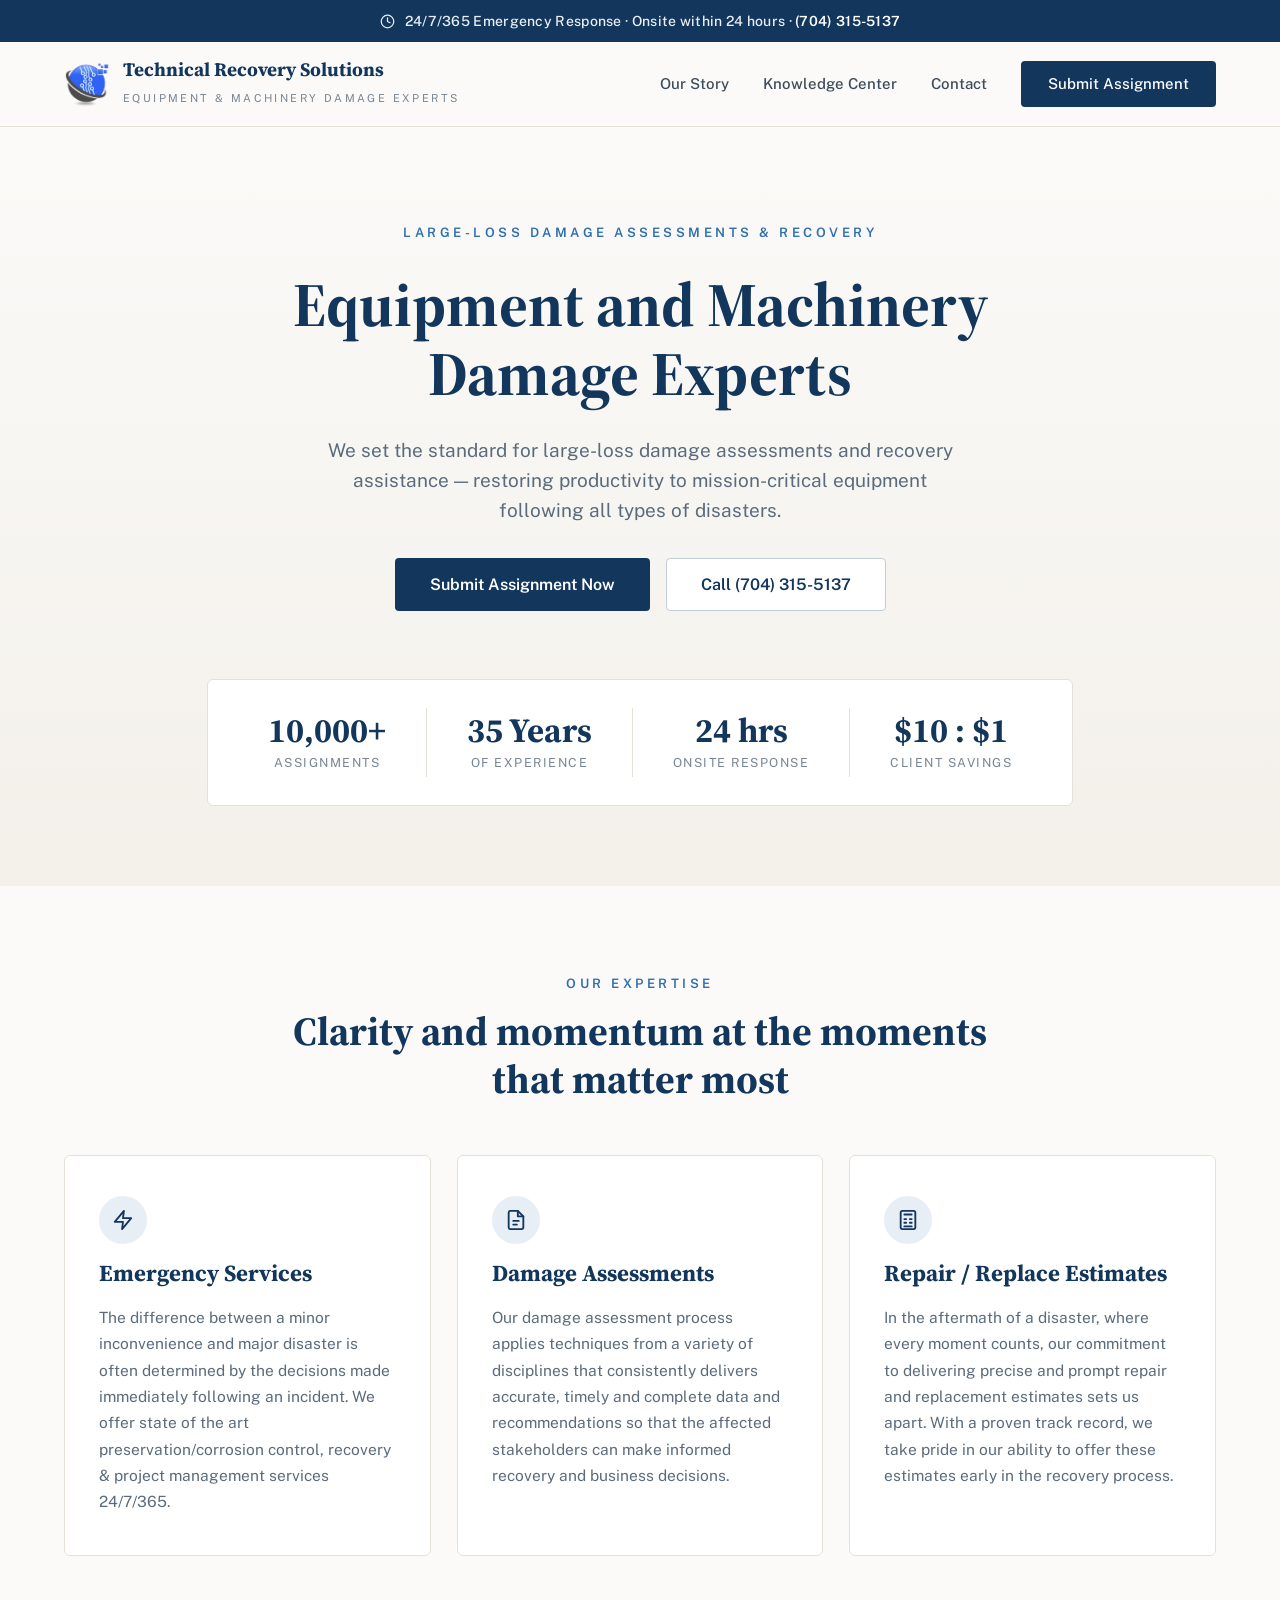
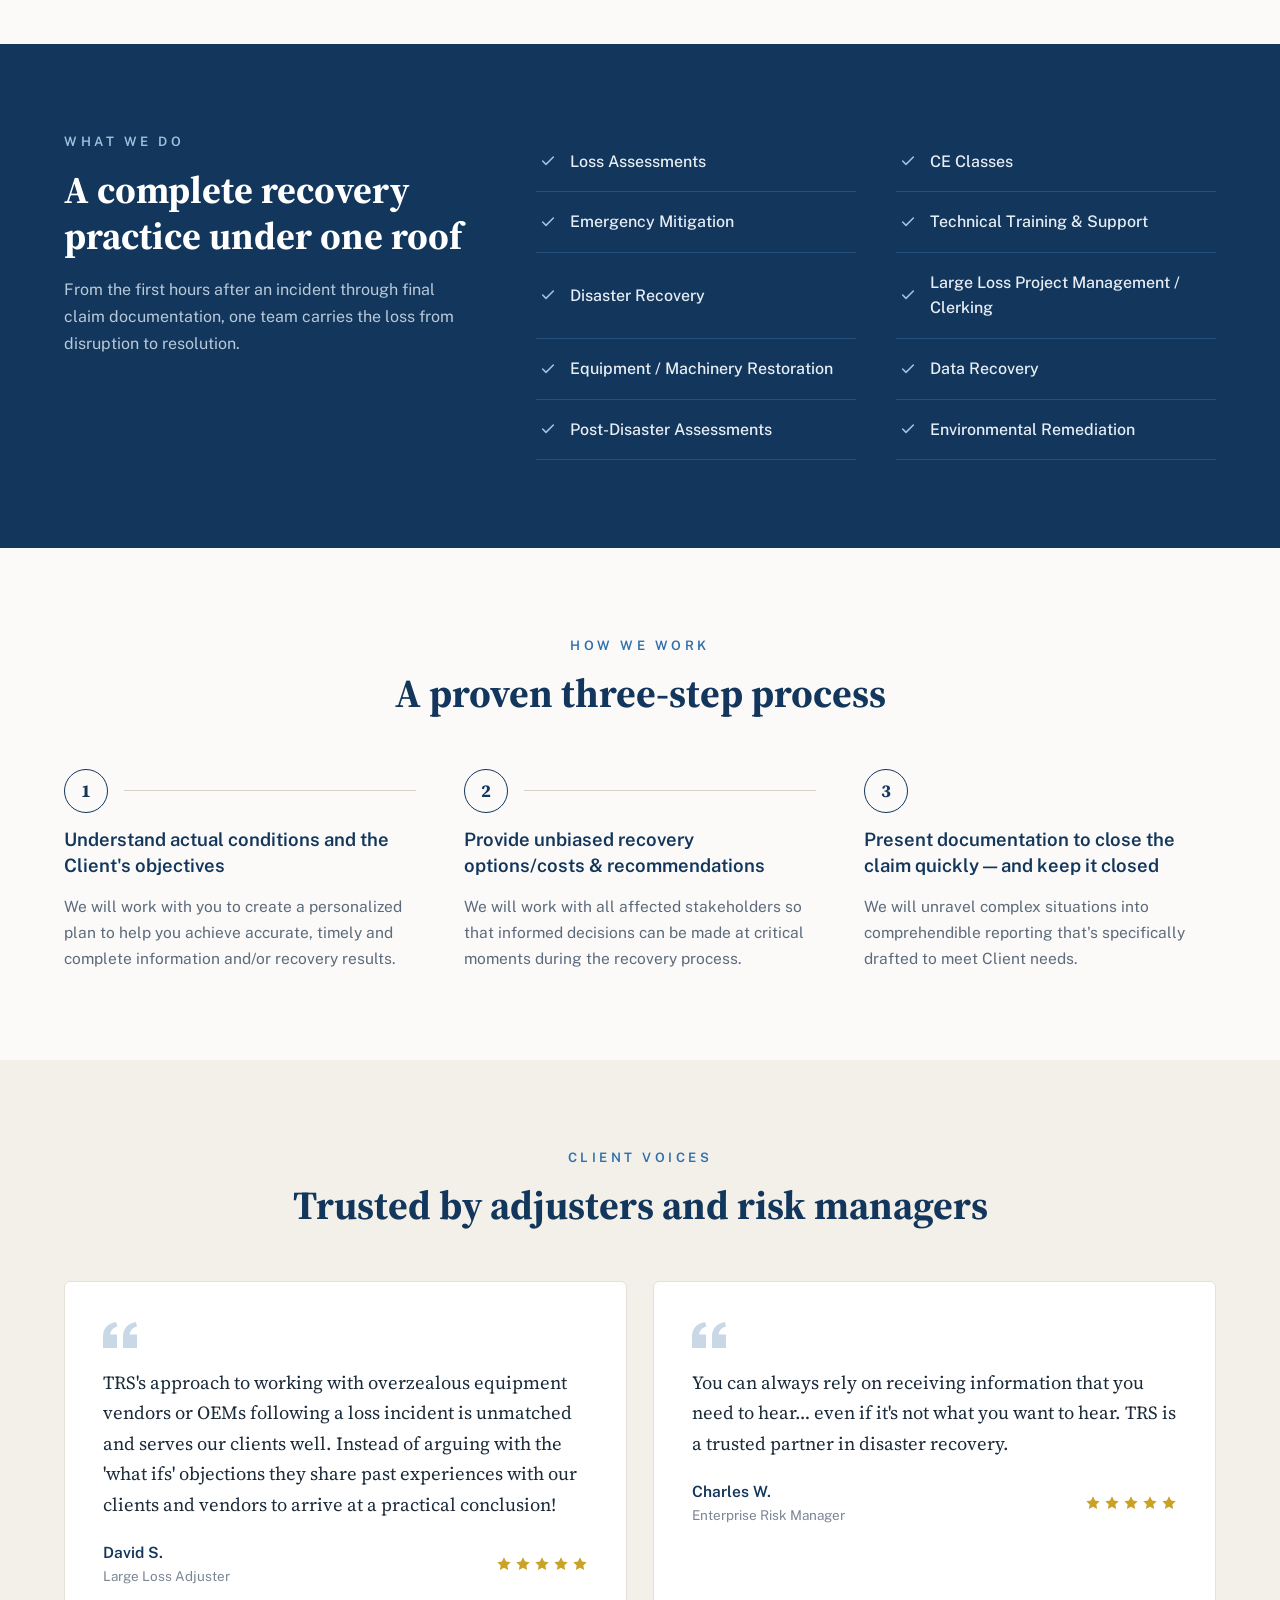
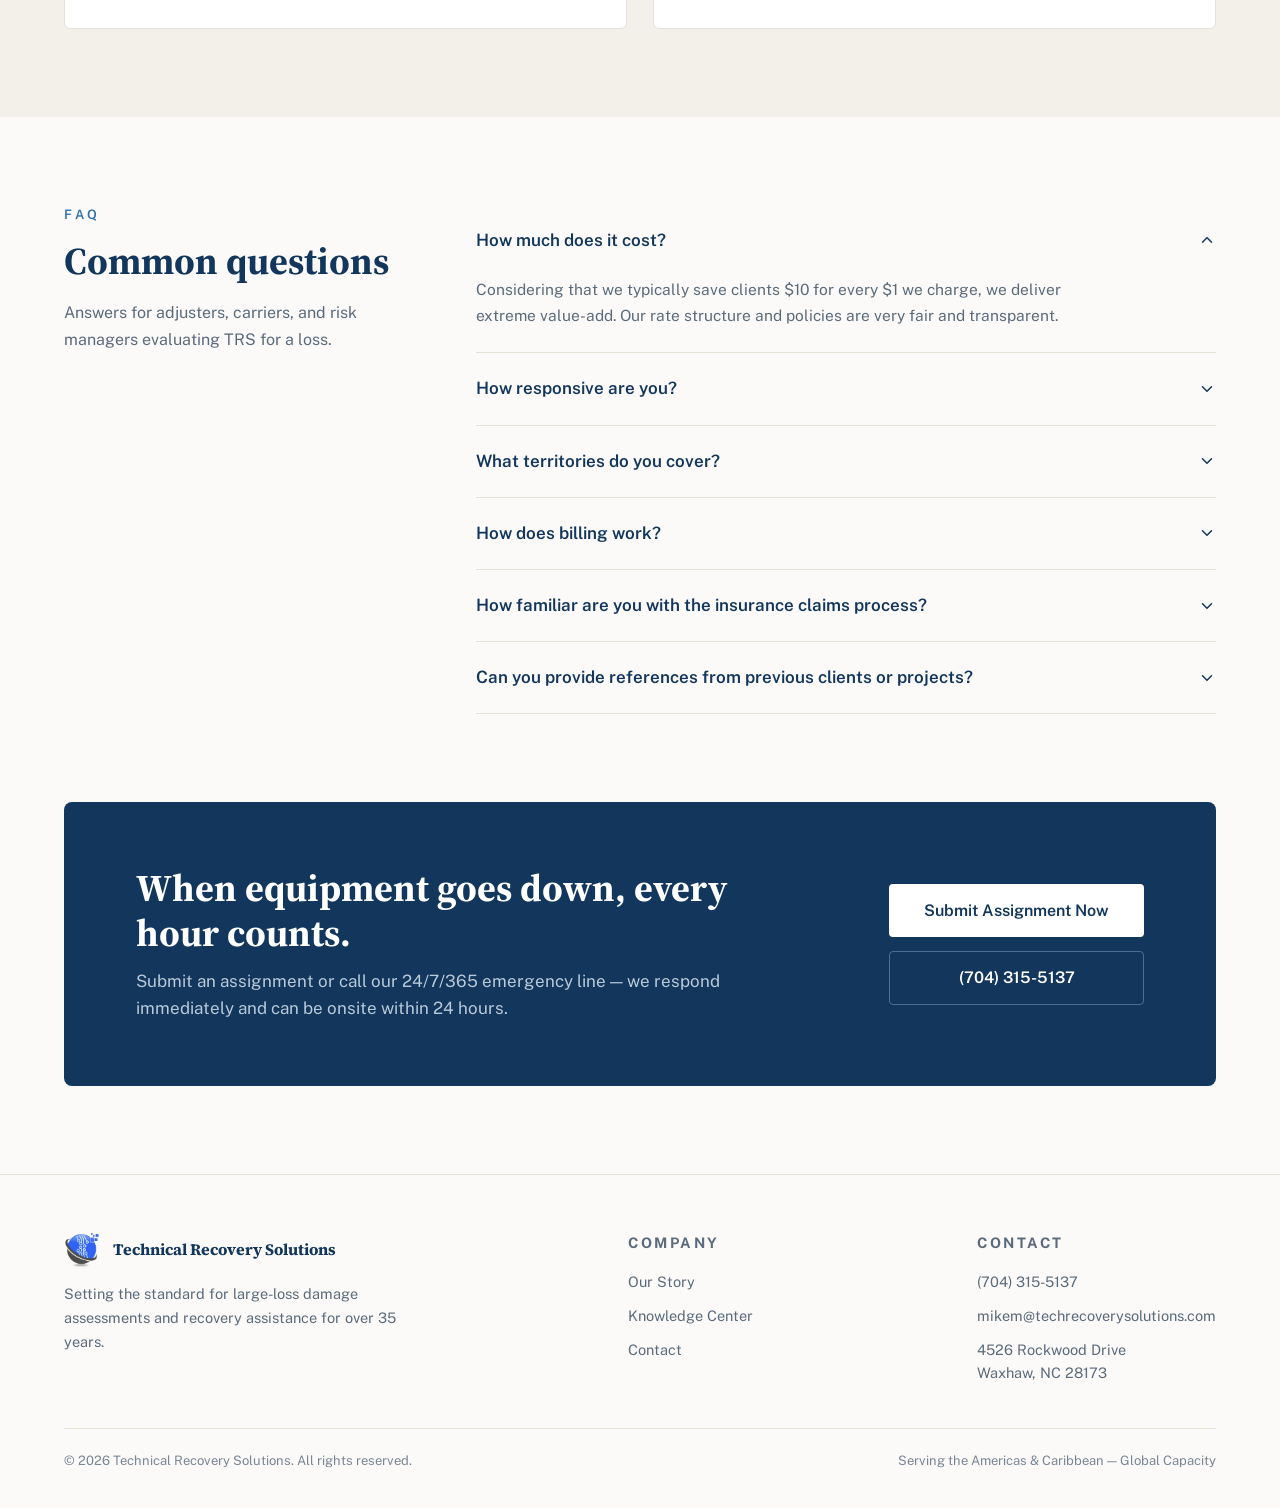
<file: index.html>
<!doctype html>
<html lang="en">
<head>
  <meta charset="utf-8">
  <meta name="viewport" content="width=device-width, initial-scale=1">
  <title>Technical Recovery Solutions — Equipment and Machinery Damage Experts</title>
  <meta name="description" content="TRS sets the standard for large-loss damage assessments and recovery assistance. 24/7/365 emergency response, onsite within 24 hours across the Americas & Caribbean.">
  <link rel="icon" type="image/png" href="favicon.png">
  <link rel="preconnect" href="https://fonts.googleapis.com">
  <link rel="preconnect" href="https://fonts.gstatic.com" crossorigin>
  <link rel="stylesheet" href="https://fonts.googleapis.com/css2?family=Source+Serif+4:opsz,wght@8..60,600;8..60,700&family=Public+Sans:wght@400;500;600;700&display=swap">
  <link rel="stylesheet" href="css/style.css">
</head>
<body>

  <div class="announce">
    <div class="container">
      <svg width="15" height="15" viewBox="0 0 24 24" fill="none" stroke="currentColor" stroke-width="2" stroke-linecap="round" stroke-linejoin="round" aria-hidden="true"><circle cx="12" cy="12" r="10"></circle><polyline points="12 6 12 12 16 14"></polyline></svg>
      <span>24/7/365 Emergency Response&nbsp;·&nbsp;Onsite within 24 hours&nbsp;·&nbsp;<a href="tel:+17043155137">(704) 315-5137</a></span>
    </div>
  </div>

  <header class="site-header">
    <div class="container">
      <a class="brand" href="index.html">
        <img src="images/logo-mark.png" alt="" width="46" height="47">
        <span>
          <span class="brand-name">Technical Recovery Solutions</span><br>
          <span class="brand-tag">Equipment &amp; Machinery Damage Experts</span>
        </span>
      </a>
      <nav class="nav-links" id="nav-links">
        <a href="our-story/index.html">Our Story</a>
        <a href="blogposts/index.html">Knowledge Center</a>
        <a href="contact/index.html">Contact</a>
        <a class="btn btn-primary" href="contact/index.html">Submit Assignment</a>
      </nav>
      <button class="nav-toggle" aria-label="Menu" aria-expanded="false" aria-controls="nav-links">
        <svg width="26" height="26" viewBox="0 0 24 24" fill="none" stroke="#12365c" stroke-width="2" stroke-linecap="round"><line x1="3" y1="6" x2="21" y2="6"></line><line x1="3" y1="12" x2="21" y2="12"></line><line x1="3" y1="18" x2="21" y2="18"></line></svg>
      </button>
    </div>
  </header>

  <main>

    <!-- Hero -->
    <section class="hero">
      <div class="container">
        <span class="kicker">Large-Loss Damage Assessments &amp; Recovery</span>
        <h1>Equipment and Machinery Damage Experts</h1>
        <p class="lede">We set the standard for large-loss damage assessments and recovery assistance — restoring productivity to mission-critical equipment following all types of disasters.</p>
        <div class="hero-actions">
          <a class="btn btn-primary btn-lg" href="contact/index.html">Submit Assignment Now</a>
          <a class="btn btn-outline btn-lg" href="tel:+17043155137">Call (704) 315-5137</a>
        </div>
        <div class="stat-card">
          <div class="stat"><span class="stat-value">10,000+</span><span class="stat-label">Assignments</span></div>
          <div class="stat"><span class="stat-value">35 Years</span><span class="stat-label">Of Experience</span></div>
          <div class="stat"><span class="stat-value">24 hrs</span><span class="stat-label">Onsite Response</span></div>
          <div class="stat"><span class="stat-value">$10 : $1</span><span class="stat-label">Client Savings</span></div>
        </div>
      </div>
    </section>

    <!-- Expertise -->
    <section class="section">
      <div class="container">
        <div class="section-head reveal">
          <span class="kicker">Our Expertise</span>
          <h2>Clarity and momentum at the moments that matter most</h2>
        </div>
        <div class="card-grid">
          <div class="feature-card reveal">
            <div class="icon-disc"><svg width="22" height="22" viewBox="0 0 24 24" fill="none" stroke="#12365c" stroke-width="2" stroke-linecap="round" stroke-linejoin="round" aria-hidden="true"><polygon points="13 2 3 14 12 14 11 22 21 10 12 10 13 2"></polygon></svg></div>
            <h3>Emergency Services</h3>
            <p>The difference between a minor inconvenience and major disaster is often determined by the decisions made immediately following an incident. We offer state of the art preservation/corrosion control, recovery &amp; project management services 24/7/365.</p>
          </div>
          <div class="feature-card reveal">
            <div class="icon-disc"><svg width="22" height="22" viewBox="0 0 24 24" fill="none" stroke="#12365c" stroke-width="2" stroke-linecap="round" stroke-linejoin="round" aria-hidden="true"><path d="M14 2H6a2 2 0 0 0-2 2v16a2 2 0 0 0 2 2h12a2 2 0 0 0 2-2V8z"></path><polyline points="14 2 14 8 20 8"></polyline><line x1="9" y1="13" x2="15" y2="13"></line><line x1="9" y1="17" x2="13" y2="17"></line></svg></div>
            <h3>Damage Assessments</h3>
            <p>Our damage assessment process applies techniques from a variety of disciplines that consistently delivers accurate, timely and complete data and recommendations so that the affected stakeholders can make informed recovery and business decisions.</p>
          </div>
          <div class="feature-card reveal">
            <div class="icon-disc"><svg width="22" height="22" viewBox="0 0 24 24" fill="none" stroke="#12365c" stroke-width="2" stroke-linecap="round" stroke-linejoin="round" aria-hidden="true"><rect x="4" y="2" width="16" height="20" rx="2"></rect><line x1="8" y1="6" x2="16" y2="6"></line><line x1="8" y1="11" x2="10" y2="11"></line><line x1="14" y1="11" x2="16" y2="11"></line><line x1="8" y1="15" x2="10" y2="15"></line><line x1="14" y1="15" x2="16" y2="15"></line><line x1="8" y1="19" x2="16" y2="19"></line></svg></div>
            <h3>Repair / Replace Estimates</h3>
            <p>In the aftermath of a disaster, where every moment counts, our commitment to delivering precise and prompt repair and replacement estimates sets us apart. With a proven track record, we take pride in our ability to offer these estimates early in the recovery process.</p>
          </div>
        </div>
      </div>
    </section>

    <!-- What we do -->
    <section class="section section-navy">
      <div class="container split">
        <div class="split-intro reveal">
          <span class="kicker">What We Do</span>
          <h2>A complete recovery practice under one roof</h2>
          <p>From the first hours after an incident through final claim documentation, one team carries the loss from disruption to resolution.</p>
        </div>
        <div class="service-list reveal">
          <div class="service-item"><svg width="16" height="16" viewBox="0 0 24 24" fill="none" stroke="#9fc2e0" stroke-width="2.4" stroke-linecap="round" stroke-linejoin="round" aria-hidden="true"><polyline points="20 6 9 17 4 12"></polyline></svg>Loss Assessments</div>
          <div class="service-item"><svg width="16" height="16" viewBox="0 0 24 24" fill="none" stroke="#9fc2e0" stroke-width="2.4" stroke-linecap="round" stroke-linejoin="round" aria-hidden="true"><polyline points="20 6 9 17 4 12"></polyline></svg>CE Classes</div>
          <div class="service-item"><svg width="16" height="16" viewBox="0 0 24 24" fill="none" stroke="#9fc2e0" stroke-width="2.4" stroke-linecap="round" stroke-linejoin="round" aria-hidden="true"><polyline points="20 6 9 17 4 12"></polyline></svg>Emergency Mitigation</div>
          <div class="service-item"><svg width="16" height="16" viewBox="0 0 24 24" fill="none" stroke="#9fc2e0" stroke-width="2.4" stroke-linecap="round" stroke-linejoin="round" aria-hidden="true"><polyline points="20 6 9 17 4 12"></polyline></svg>Technical Training &amp; Support</div>
          <div class="service-item"><svg width="16" height="16" viewBox="0 0 24 24" fill="none" stroke="#9fc2e0" stroke-width="2.4" stroke-linecap="round" stroke-linejoin="round" aria-hidden="true"><polyline points="20 6 9 17 4 12"></polyline></svg>Disaster Recovery</div>
          <div class="service-item"><svg width="16" height="16" viewBox="0 0 24 24" fill="none" stroke="#9fc2e0" stroke-width="2.4" stroke-linecap="round" stroke-linejoin="round" aria-hidden="true"><polyline points="20 6 9 17 4 12"></polyline></svg>Large Loss Project Management / Clerking</div>
          <div class="service-item"><svg width="16" height="16" viewBox="0 0 24 24" fill="none" stroke="#9fc2e0" stroke-width="2.4" stroke-linecap="round" stroke-linejoin="round" aria-hidden="true"><polyline points="20 6 9 17 4 12"></polyline></svg>Equipment / Machinery Restoration</div>
          <div class="service-item"><svg width="16" height="16" viewBox="0 0 24 24" fill="none" stroke="#9fc2e0" stroke-width="2.4" stroke-linecap="round" stroke-linejoin="round" aria-hidden="true"><polyline points="20 6 9 17 4 12"></polyline></svg>Data Recovery</div>
          <div class="service-item"><svg width="16" height="16" viewBox="0 0 24 24" fill="none" stroke="#9fc2e0" stroke-width="2.4" stroke-linecap="round" stroke-linejoin="round" aria-hidden="true"><polyline points="20 6 9 17 4 12"></polyline></svg>Post-Disaster Assessments</div>
          <div class="service-item"><svg width="16" height="16" viewBox="0 0 24 24" fill="none" stroke="#9fc2e0" stroke-width="2.4" stroke-linecap="round" stroke-linejoin="round" aria-hidden="true"><polyline points="20 6 9 17 4 12"></polyline></svg>Environmental Remediation</div>
        </div>
      </div>
    </section>

    <!-- Process -->
    <section class="section">
      <div class="container">
        <div class="section-head reveal">
          <span class="kicker">How We Work</span>
          <h2>A proven three-step process</h2>
        </div>
        <div class="process-grid">
          <div class="process-step reveal">
            <div class="step-rail"><span class="step-num">1</span></div>
            <h3>Understand actual conditions and the Client's objectives</h3>
            <p>We will work with you to create a personalized plan to help you achieve accurate, timely and complete information and/or recovery results.</p>
          </div>
          <div class="process-step reveal">
            <div class="step-rail"><span class="step-num">2</span></div>
            <h3>Provide unbiased recovery options/costs &amp; recommendations</h3>
            <p>We will work with all affected stakeholders so that informed decisions can be made at critical moments during the recovery process.</p>
          </div>
          <div class="process-step reveal">
            <div class="step-rail"><span class="step-num">3</span></div>
            <h3>Present documentation to close the claim quickly — and keep it closed</h3>
            <p>We will unravel complex situations into comprehendible reporting that's specifically drafted to meet Client needs.</p>
          </div>
        </div>
      </div>
    </section>

    <!-- Testimonials -->
    <section class="section section-alt">
      <div class="container">
        <div class="section-head reveal">
          <span class="kicker">Client Voices</span>
          <h2>Trusted by adjusters and risk managers</h2>
        </div>
        <div class="quote-grid">
          <div class="quote-card reveal">
            <svg width="34" height="26" viewBox="0 0 34 26" fill="#c9d8e6" aria-hidden="true"><path d="M0 26V14.6C0 6.5 4.9 1.3 13 0l1.5 4.6c-4.6 1.4-7 4.1-7.2 8H14V26H0zm20 0V14.6C20 6.5 24.9 1.3 33 0l1 4.6c-4.6 1.4-7 4.1-7.2 8H34V26H20z"></path></svg>
            <blockquote>TRS's approach to working with overzealous equipment vendors or OEMs following a loss incident is unmatched and serves our clients well. Instead of arguing with the 'what ifs' objections they share past experiences with our clients and vendors to arrive at a practical conclusion!</blockquote>
            <div class="quote-meta">
              <div class="quote-who">
                <span class="quote-name">David S.</span>
                <span class="quote-role">Large Loss Adjuster</span>
              </div>
              <div class="stars" aria-label="5 out of 5 stars">
                <svg width="16" height="16" viewBox="0 0 24 24" fill="#c9a227" aria-hidden="true"><polygon points="12 2 15.09 8.26 22 9.27 17 14.14 18.18 21.02 12 17.77 5.82 21.02 7 14.14 2 9.27 8.91 8.26 12 2"></polygon></svg>
                <svg width="16" height="16" viewBox="0 0 24 24" fill="#c9a227" aria-hidden="true"><polygon points="12 2 15.09 8.26 22 9.27 17 14.14 18.18 21.02 12 17.77 5.82 21.02 7 14.14 2 9.27 8.91 8.26 12 2"></polygon></svg>
                <svg width="16" height="16" viewBox="0 0 24 24" fill="#c9a227" aria-hidden="true"><polygon points="12 2 15.09 8.26 22 9.27 17 14.14 18.18 21.02 12 17.77 5.82 21.02 7 14.14 2 9.27 8.91 8.26 12 2"></polygon></svg>
                <svg width="16" height="16" viewBox="0 0 24 24" fill="#c9a227" aria-hidden="true"><polygon points="12 2 15.09 8.26 22 9.27 17 14.14 18.18 21.02 12 17.77 5.82 21.02 7 14.14 2 9.27 8.91 8.26 12 2"></polygon></svg>
                <svg width="16" height="16" viewBox="0 0 24 24" fill="#c9a227" aria-hidden="true"><polygon points="12 2 15.09 8.26 22 9.27 17 14.14 18.18 21.02 12 17.77 5.82 21.02 7 14.14 2 9.27 8.91 8.26 12 2"></polygon></svg>
              </div>
            </div>
          </div>
          <div class="quote-card reveal">
            <svg width="34" height="26" viewBox="0 0 34 26" fill="#c9d8e6" aria-hidden="true"><path d="M0 26V14.6C0 6.5 4.9 1.3 13 0l1.5 4.6c-4.6 1.4-7 4.1-7.2 8H14V26H0zm20 0V14.6C20 6.5 24.9 1.3 33 0l1 4.6c-4.6 1.4-7 4.1-7.2 8H34V26H20z"></path></svg>
            <blockquote>You can always rely on receiving information that you need to hear… even if it's not what you want to hear. TRS is a trusted partner in disaster recovery.</blockquote>
            <div class="quote-meta">
              <div class="quote-who">
                <span class="quote-name">Charles W.</span>
                <span class="quote-role">Enterprise Risk Manager</span>
              </div>
              <div class="stars" aria-label="5 out of 5 stars">
                <svg width="16" height="16" viewBox="0 0 24 24" fill="#c9a227" aria-hidden="true"><polygon points="12 2 15.09 8.26 22 9.27 17 14.14 18.18 21.02 12 17.77 5.82 21.02 7 14.14 2 9.27 8.91 8.26 12 2"></polygon></svg>
                <svg width="16" height="16" viewBox="0 0 24 24" fill="#c9a227" aria-hidden="true"><polygon points="12 2 15.09 8.26 22 9.27 17 14.14 18.18 21.02 12 17.77 5.82 21.02 7 14.14 2 9.27 8.91 8.26 12 2"></polygon></svg>
                <svg width="16" height="16" viewBox="0 0 24 24" fill="#c9a227" aria-hidden="true"><polygon points="12 2 15.09 8.26 22 9.27 17 14.14 18.18 21.02 12 17.77 5.82 21.02 7 14.14 2 9.27 8.91 8.26 12 2"></polygon></svg>
                <svg width="16" height="16" viewBox="0 0 24 24" fill="#c9a227" aria-hidden="true"><polygon points="12 2 15.09 8.26 22 9.27 17 14.14 18.18 21.02 12 17.77 5.82 21.02 7 14.14 2 9.27 8.91 8.26 12 2"></polygon></svg>
                <svg width="16" height="16" viewBox="0 0 24 24" fill="#c9a227" aria-hidden="true"><polygon points="12 2 15.09 8.26 22 9.27 17 14.14 18.18 21.02 12 17.77 5.82 21.02 7 14.14 2 9.27 8.91 8.26 12 2"></polygon></svg>
              </div>
            </div>
          </div>
        </div>
      </div>
    </section>

    <!-- FAQ -->
    <section class="section">
      <div class="container faq-wrap">
        <div class="faq-intro reveal">
          <span class="kicker">FAQ</span>
          <h2>Common questions</h2>
          <p>Answers for adjusters, carriers, and risk managers evaluating TRS for a loss.</p>
        </div>
        <div class="faq-list reveal">
          <details class="faq-item" open>
            <summary>How much does it cost?<svg class="chev" width="18" height="18" viewBox="0 0 24 24" fill="none" stroke="#12365c" stroke-width="2" stroke-linecap="round" stroke-linejoin="round" aria-hidden="true"><polyline points="6 9 12 15 18 9"></polyline></svg></summary>
            <p class="faq-a">Considering that we typically save clients $10 for every $1 we charge, we deliver extreme value-add. Our rate structure and policies are very fair and transparent.</p>
          </details>
          <details class="faq-item">
            <summary>How responsive are you?<svg class="chev" width="18" height="18" viewBox="0 0 24 24" fill="none" stroke="#12365c" stroke-width="2" stroke-linecap="round" stroke-linejoin="round" aria-hidden="true"><polyline points="6 9 12 15 18 9"></polyline></svg></summary>
            <p class="faq-a">We pride ourselves on responding to emergency requests immediately and being onsite within 24 hours of notice upon request.</p>
          </details>
          <details class="faq-item">
            <summary>What territories do you cover?<svg class="chev" width="18" height="18" viewBox="0 0 24 24" fill="none" stroke="#12365c" stroke-width="2" stroke-linecap="round" stroke-linejoin="round" aria-hidden="true"><polyline points="6 9 12 15 18 9"></polyline></svg></summary>
            <p class="faq-a">While we have global capacity, we routinely operate throughout the Americas &amp; Caribbean.</p>
          </details>
          <details class="faq-item">
            <summary>How does billing work?<svg class="chev" width="18" height="18" viewBox="0 0 24 24" fill="none" stroke="#12365c" stroke-width="2" stroke-linecap="round" stroke-linejoin="round" aria-hidden="true"><polyline points="6 9 12 15 18 9"></polyline></svg></summary>
            <p class="faq-a">We invoice upon completion or submission of our final report.</p>
          </details>
          <details class="faq-item">
            <summary>How familiar are you with the insurance claims process?<svg class="chev" width="18" height="18" viewBox="0 0 24 24" fill="none" stroke="#12365c" stroke-width="2" stroke-linecap="round" stroke-linejoin="round" aria-hidden="true"><polyline points="6 9 12 15 18 9"></polyline></svg></summary>
            <p class="faq-a">We have been entrenched within claims teams (carriers and Insureds) for several decades and have become proficient with the process.</p>
          </details>
          <details class="faq-item">
            <summary>Can you provide references from previous clients or projects?<svg class="chev" width="18" height="18" viewBox="0 0 24 24" fill="none" stroke="#12365c" stroke-width="2" stroke-linecap="round" stroke-linejoin="round" aria-hidden="true"><polyline points="6 9 12 15 18 9"></polyline></svg></summary>
            <p class="faq-a">Yes, we can. Please contact our customer support and request the type of reference that would be most helpful for you.</p>
          </details>
        </div>
      </div>
    </section>

    <!-- CTA -->
    <section class="section" style="padding-top: 0;">
      <div class="container">
        <div class="cta-band reveal">
          <div>
            <h2>When equipment goes down, every hour counts.</h2>
            <p>Submit an assignment or call our 24/7/365 emergency line — we respond immediately and can be onsite within 24 hours.</p>
          </div>
          <div class="cta-actions">
            <a class="btn btn-inverse btn-lg" href="contact/index.html">Submit Assignment Now</a>
            <a class="btn btn-ghost-inverse btn-lg" href="tel:+17043155137">(704) 315-5137</a>
          </div>
        </div>
      </div>
    </section>

  </main>

  <footer class="site-footer">
    <div class="container">
      <div class="footer-grid">
        <div class="footer-brand">
          <a class="brand" href="index.html">
            <img src="images/logo-mark.png" alt="" width="36" height="37">
            <span class="brand-name" style="font-size: 16px;">Technical Recovery Solutions</span>
          </a>
          <p>Setting the standard for large-loss damage assessments and recovery assistance for over 35 years.</p>
        </div>
        <div class="footer-col">
          <span class="footer-col-title">Company</span>
          <a href="our-story/index.html">Our Story</a>
          <a href="blogposts/index.html">Knowledge Center</a>
          <a href="contact/index.html">Contact</a>
        </div>
        <div class="footer-col">
          <span class="footer-col-title">Contact</span>
          <a href="tel:+17043155137">(704) 315-5137</a>
          <a href="mailto:mikem@techrecoverysolutions.com">mikem@techrecoverysolutions.com</a>
          <span>4526 Rockwood Drive<br>Waxhaw, NC 28173</span>
        </div>
      </div>
      <div class="footer-bottom">
        <span>© 2026 Technical Recovery Solutions. All rights reserved.</span>
        <span>Serving the Americas &amp; Caribbean — Global Capacity</span>
      </div>
    </div>
  </footer>

  <script src="js/main.js" defer></script>
</body>
</html>
</file>
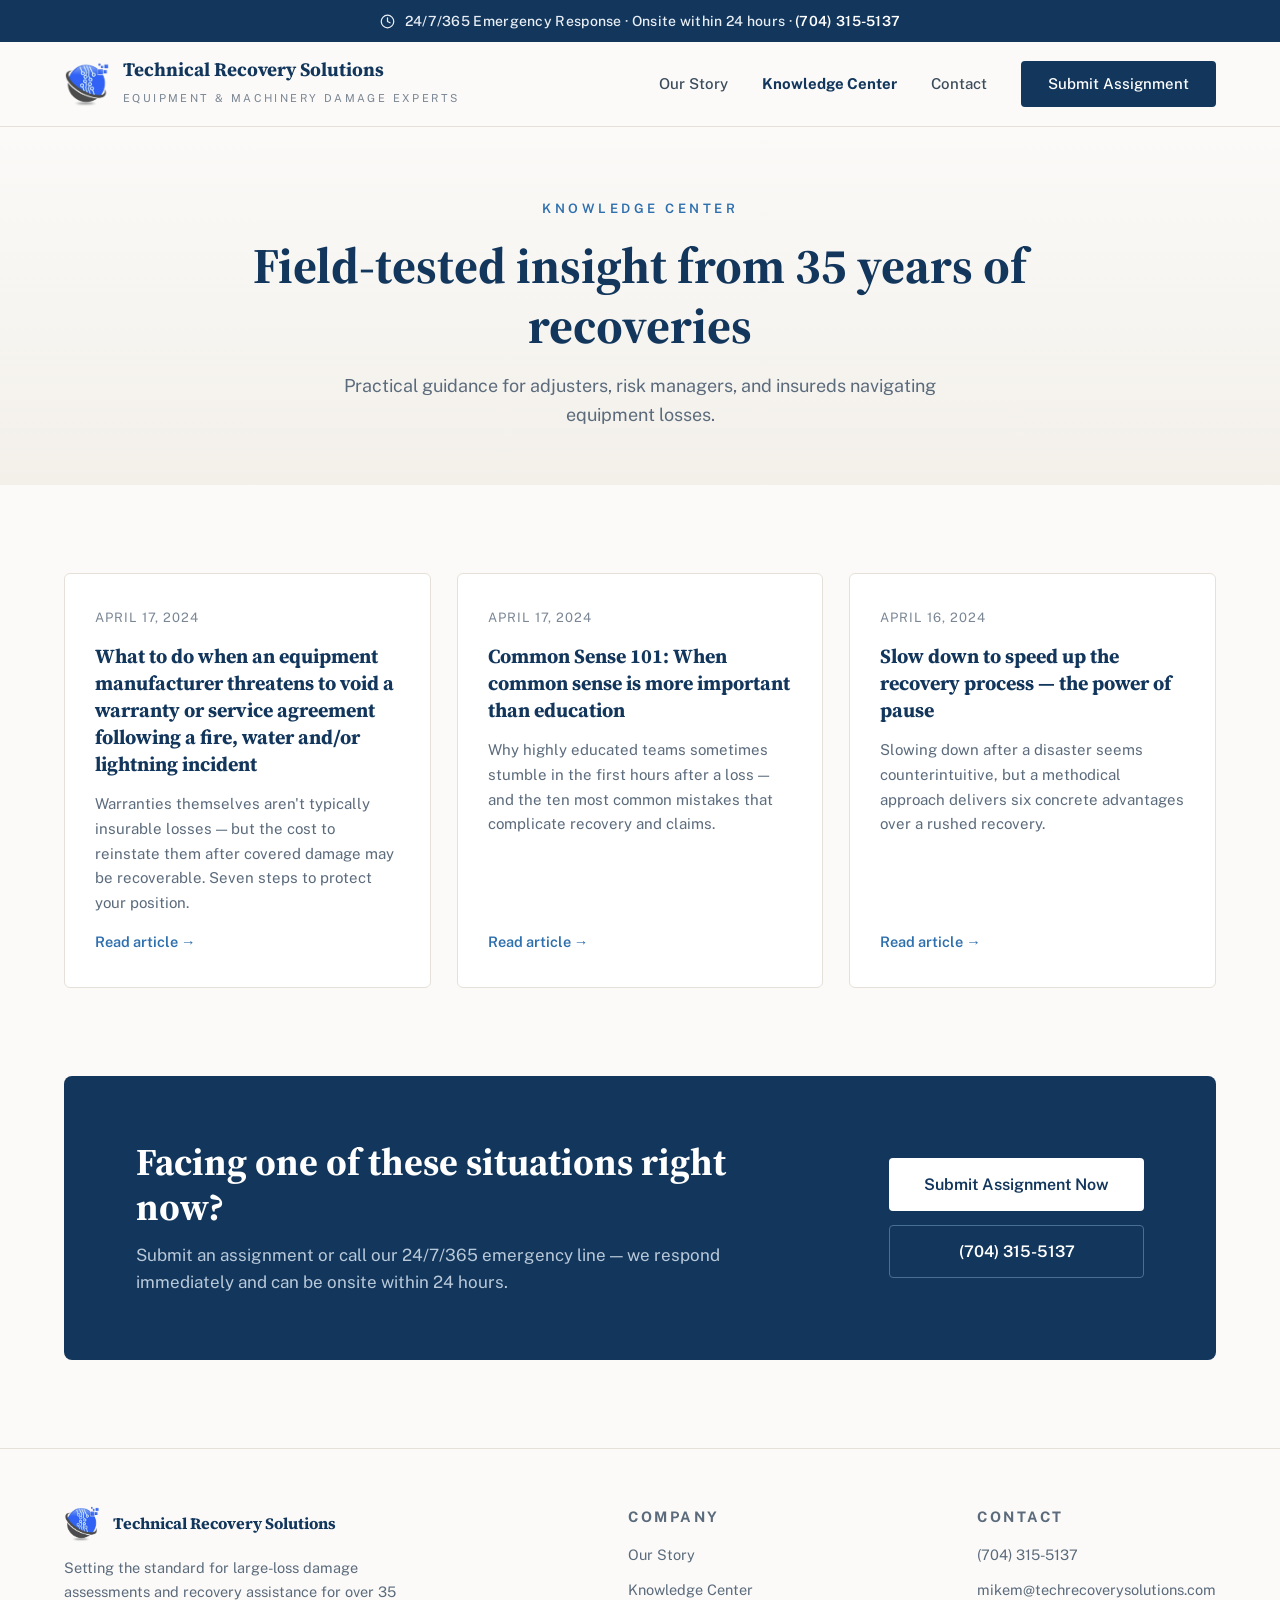
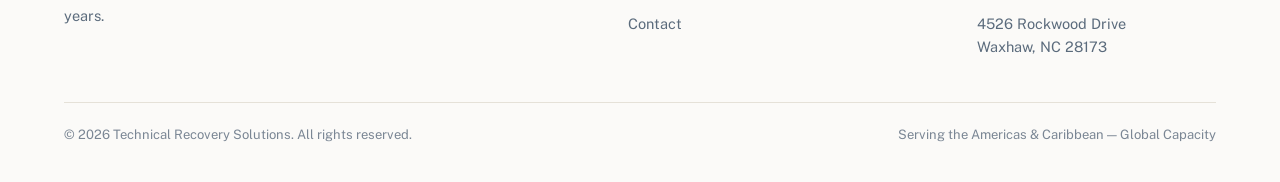
<file: blogposts/index.html>
<!doctype html>
<html lang="en">
<head>
  <meta charset="utf-8">
  <meta name="viewport" content="width=device-width, initial-scale=1">
  <title>Knowledge Center — Technical Recovery Solutions</title>
  <meta name="description" content="Practical guidance for adjusters, risk managers, and insureds navigating equipment losses, from 35 years of large-loss recoveries.">

  <link rel="icon" type="image/png" href="../favicon.png">
  <link rel="preconnect" href="https://fonts.googleapis.com">
  <link rel="preconnect" href="https://fonts.gstatic.com" crossorigin>
  <link rel="stylesheet" href="https://fonts.googleapis.com/css2?family=Source+Serif+4:opsz,wght@8..60,600;8..60,700&family=Public+Sans:wght@400;500;600;700&display=swap">
  <link rel="stylesheet" href="../css/style.css">
</head>
<body>

<div class="announce">
    <div class="container">
      <svg width="15" height="15" viewBox="0 0 24 24" fill="none" stroke="currentColor" stroke-width="2" stroke-linecap="round" stroke-linejoin="round" aria-hidden="true"><circle cx="12" cy="12" r="10"></circle><polyline points="12 6 12 12 16 14"></polyline></svg>
      <span>24/7/365 Emergency Response&nbsp;·&nbsp;Onsite within 24 hours&nbsp;·&nbsp;<a href="tel:+17043155137">(704) 315-5137</a></span>
    </div>
  </div>

  <header class="site-header">
    <div class="container">
      <a class="brand" href="../index.html">
        <img src="../images/logo-mark.png" alt="" width="46" height="47">
        <span>
          <span class="brand-name">Technical Recovery Solutions</span><br>
          <span class="brand-tag">Equipment &amp; Machinery Damage Experts</span>
        </span>
      </a>
      <nav class="nav-links" id="nav-links">
        <a href="../our-story/index.html">Our Story</a>
        <a href="../blogposts/index.html" aria-current="page">Knowledge Center</a>
        <a href="../contact/index.html">Contact</a>
        <a class="btn btn-primary" href="../contact/index.html">Submit Assignment</a>
      </nav>
      <button class="nav-toggle" aria-label="Menu" aria-expanded="false" aria-controls="nav-links">
        <svg width="26" height="26" viewBox="0 0 24 24" fill="none" stroke="#12365c" stroke-width="2" stroke-linecap="round"><line x1="3" y1="6" x2="21" y2="6"></line><line x1="3" y1="12" x2="21" y2="12"></line><line x1="3" y1="18" x2="21" y2="18"></line></svg>
      </button>
    </div>
  </header>

  <main>
    <section class="page-hero">
      <div class="container">
        <span class="kicker">Knowledge Center</span>
        <h1>Field-tested insight from 35 years of recoveries</h1>
        <p class="lede">Practical guidance for adjusters, risk managers, and insureds navigating equipment losses.</p>
      </div>
    </section>

    <section class="section">
      <div class="container">
        <div class="post-grid">
          <a class="post-card reveal" href="../what-to-do-when-the-manufacturer-threatens-to-void-a-warranty-or-service-agreement-following-a-fire-water-and-or-lightning-incident/index.html">
            <span class="post-date">April 17, 2024</span>
            <h3>What to do when an equipment manufacturer threatens to void a warranty or service agreement following a fire, water and/or lightning incident</h3>
            <p>Warranties themselves aren't typically insurable losses — but the cost to reinstate them after covered damage may be recoverable. Seven steps to protect your position.</p>
            <span class="post-more">Read article →</span>
          </a>
          <a class="post-card reveal" href="../common-sense-101-when-common-sense-is-more-important-than-education/index.html">
            <span class="post-date">April 17, 2024</span>
            <h3>Common Sense 101: When common sense is more important than education</h3>
            <p>Why highly educated teams sometimes stumble in the first hours after a loss — and the ten most common mistakes that complicate recovery and claims.</p>
            <span class="post-more">Read article →</span>
          </a>
          <a class="post-card reveal" href="../slow-down-to-speed-up-the-recovery-process-the-power-of-pause/index.html">
            <span class="post-date">April 16, 2024</span>
            <h3>Slow down to speed up the recovery process — the power of pause</h3>
            <p>Slowing down after a disaster seems counterintuitive, but a methodical approach delivers six concrete advantages over a rushed recovery.</p>
            <span class="post-more">Read article →</span>
          </a>
        </div>
      </div>
    </section>

    <section class="section" style="padding-top: 0;">
      <div class="container">
        <div class="cta-band reveal">
          <div>
            <h2>Facing one of these situations right now?</h2>
            <p>Submit an assignment or call our 24/7/365 emergency line — we respond immediately and can be onsite within 24 hours.</p>
          </div>
          <div class="cta-actions">
            <a class="btn btn-inverse btn-lg" href="../contact/index.html">Submit Assignment Now</a>
            <a class="btn btn-ghost-inverse btn-lg" href="tel:+17043155137">(704) 315-5137</a>
          </div>
        </div>
      </div>
    </section>
  </main>

<footer class="site-footer">
    <div class="container">
      <div class="footer-grid">
        <div class="footer-brand">
          <a class="brand" href="../index.html">
            <img src="../images/logo-mark.png" alt="" width="36" height="37">
            <span class="brand-name" style="font-size: 16px;">Technical Recovery Solutions</span>
          </a>
          <p>Setting the standard for large-loss damage assessments and recovery assistance for over 35 years.</p>
        </div>
        <div class="footer-col">
          <span class="footer-col-title">Company</span>
          <a href="../our-story/index.html">Our Story</a>
          <a href="../blogposts/index.html">Knowledge Center</a>
          <a href="../contact/index.html">Contact</a>
        </div>
        <div class="footer-col">
          <span class="footer-col-title">Contact</span>
          <a href="tel:+17043155137">(704) 315-5137</a>
          <a href="mailto:mikem@techrecoverysolutions.com">mikem@techrecoverysolutions.com</a>
          <span>4526 Rockwood Drive<br>Waxhaw, NC 28173</span>
        </div>
      </div>
      <div class="footer-bottom">
        <span>© 2026 Technical Recovery Solutions. All rights reserved.</span>
        <span>Serving the Americas &amp; Caribbean — Global Capacity</span>
      </div>
    </div>
  </footer>

  <script src="../js/main.js" defer></script>
</body>
</html>
</file>
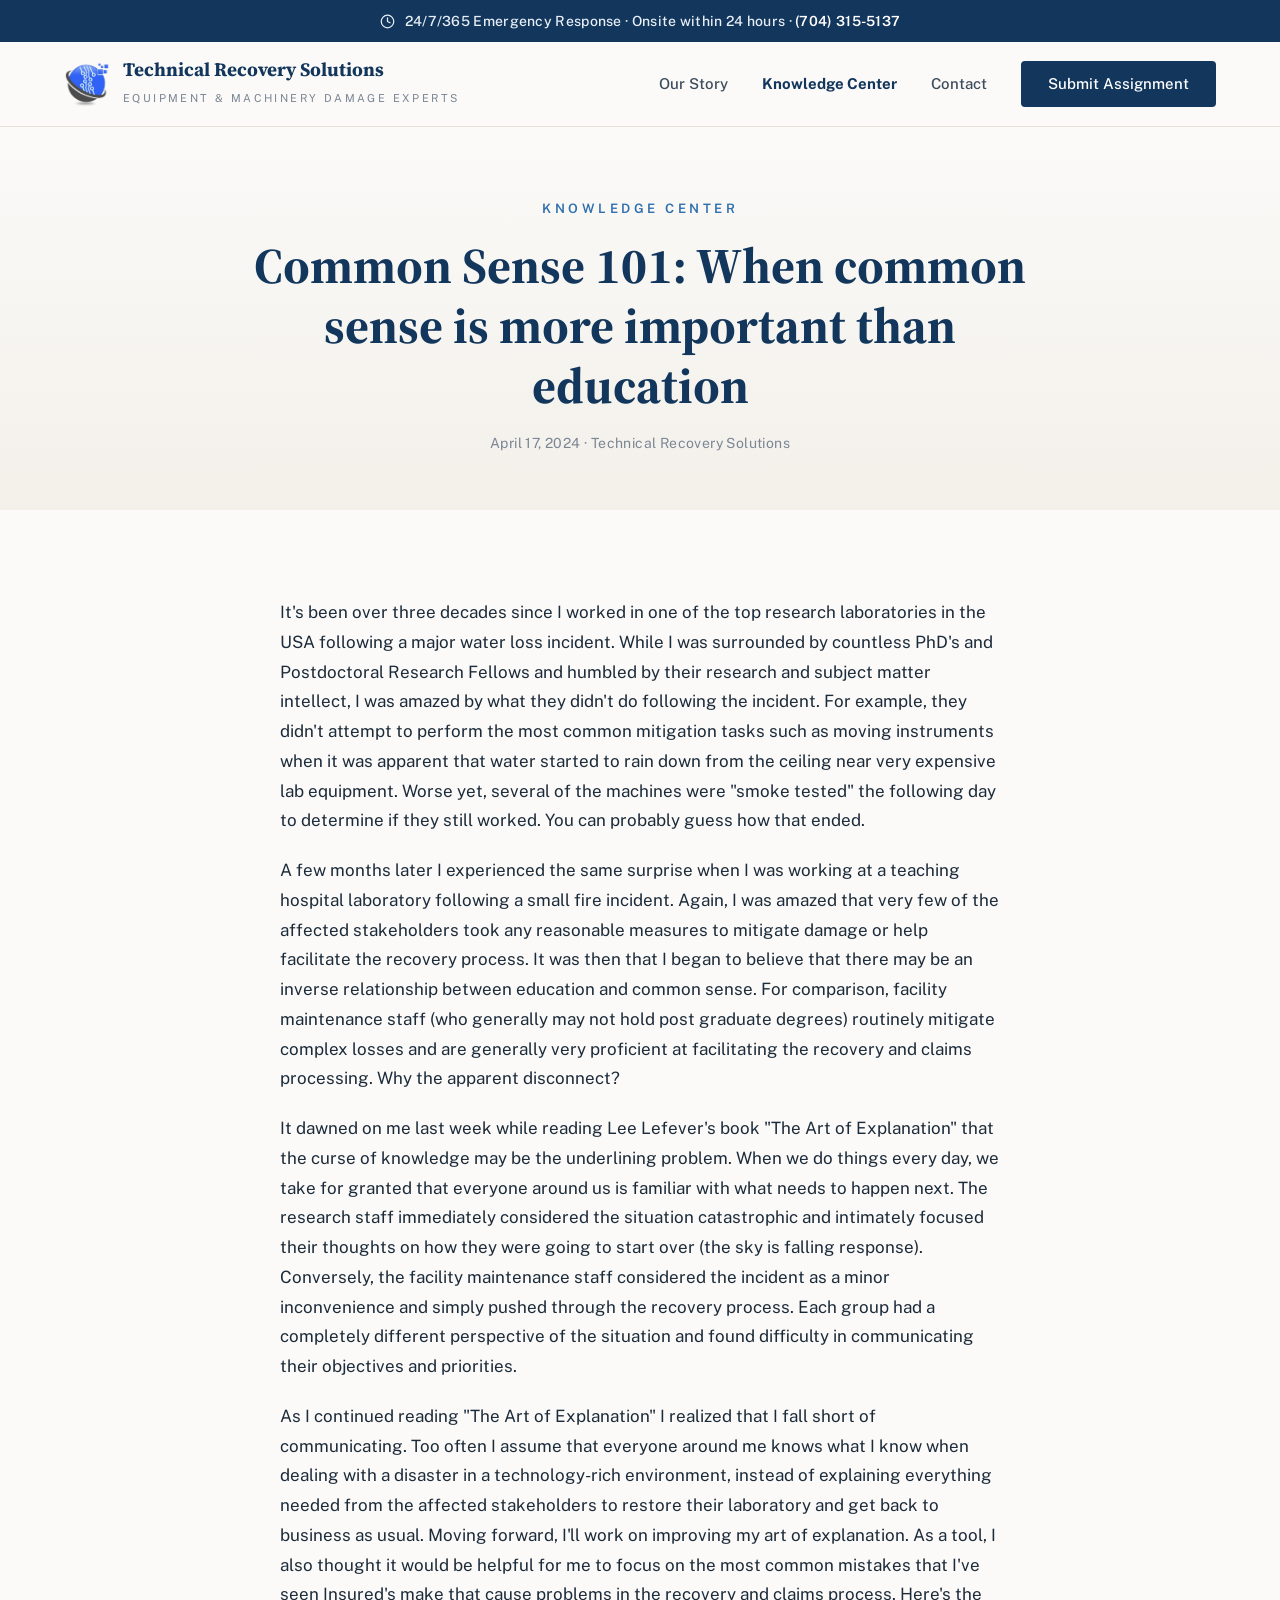
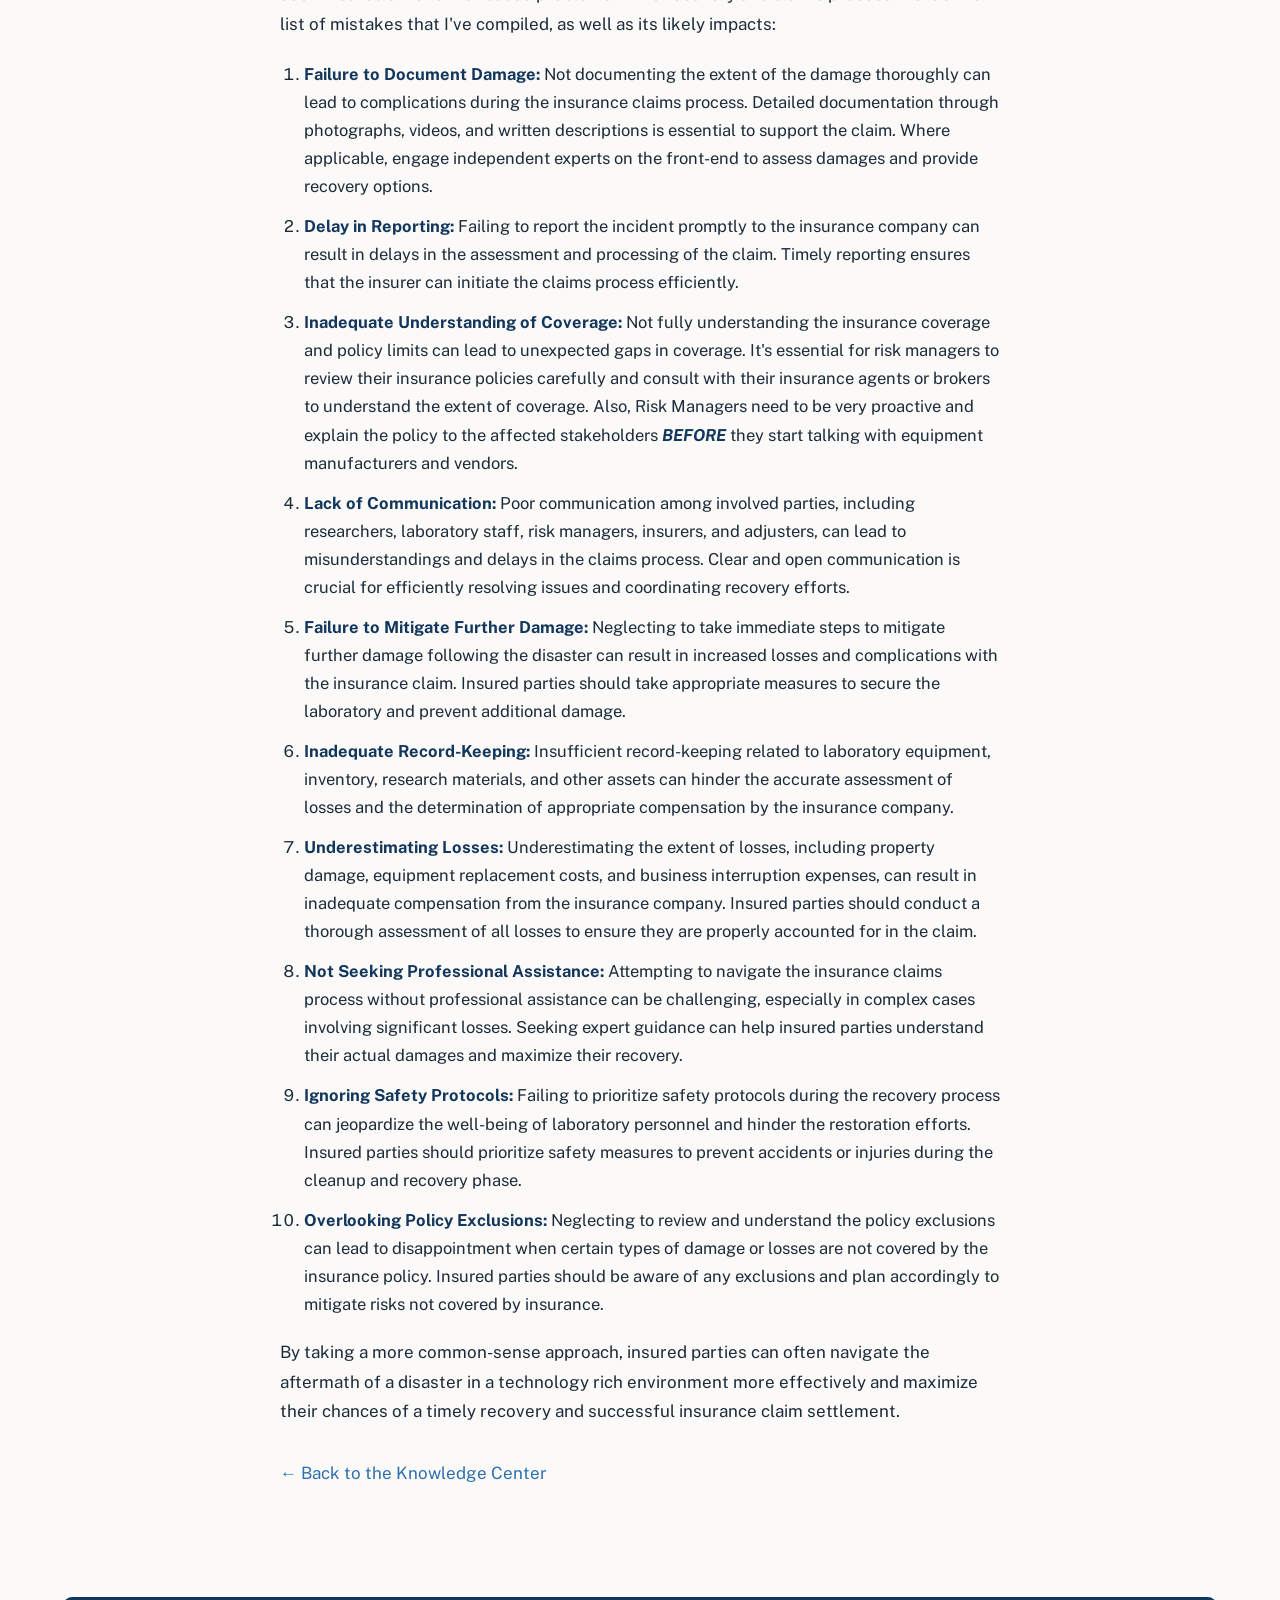
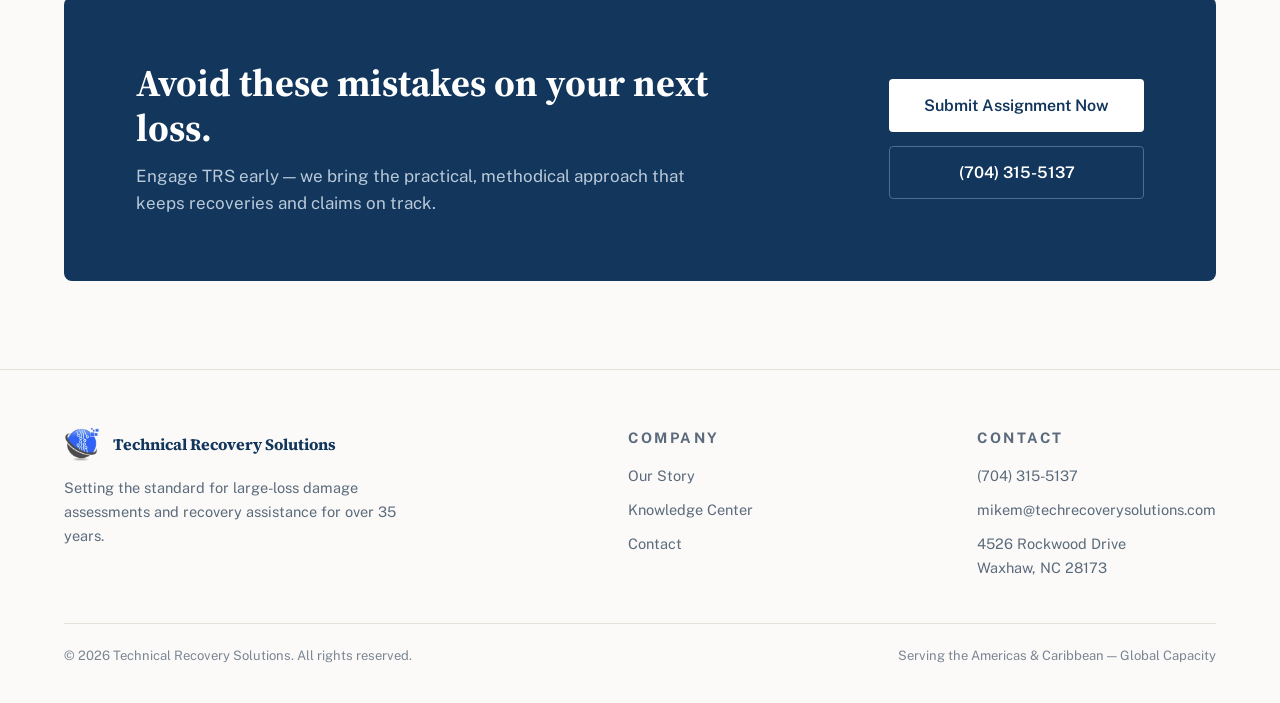
<file: common-sense-101-when-common-sense-is-more-important-than-education/index.html>
<!doctype html>
<html lang="en">
<head>
  <meta charset="utf-8">
  <meta name="viewport" content="width=device-width, initial-scale=1">
  <title>Common Sense 101 — Technical Recovery Solutions</title>
  <meta name="description" content="The ten most common mistakes insureds make after a disaster in a technology-rich environment, and how a common-sense approach speeds recovery.">

  <link rel="icon" type="image/png" href="../favicon.png">
  <link rel="preconnect" href="https://fonts.googleapis.com">
  <link rel="preconnect" href="https://fonts.gstatic.com" crossorigin>
  <link rel="stylesheet" href="https://fonts.googleapis.com/css2?family=Source+Serif+4:opsz,wght@8..60,600;8..60,700&family=Public+Sans:wght@400;500;600;700&display=swap">
  <link rel="stylesheet" href="../css/style.css">
</head>
<body>

<div class="announce">
    <div class="container">
      <svg width="15" height="15" viewBox="0 0 24 24" fill="none" stroke="currentColor" stroke-width="2" stroke-linecap="round" stroke-linejoin="round" aria-hidden="true"><circle cx="12" cy="12" r="10"></circle><polyline points="12 6 12 12 16 14"></polyline></svg>
      <span>24/7/365 Emergency Response&nbsp;·&nbsp;Onsite within 24 hours&nbsp;·&nbsp;<a href="tel:+17043155137">(704) 315-5137</a></span>
    </div>
  </div>

  <header class="site-header">
    <div class="container">
      <a class="brand" href="../index.html">
        <img src="../images/logo-mark.png" alt="" width="46" height="47">
        <span>
          <span class="brand-name">Technical Recovery Solutions</span><br>
          <span class="brand-tag">Equipment &amp; Machinery Damage Experts</span>
        </span>
      </a>
      <nav class="nav-links" id="nav-links">
        <a href="../our-story/index.html">Our Story</a>
        <a href="../blogposts/index.html" aria-current="page">Knowledge Center</a>
        <a href="../contact/index.html">Contact</a>
        <a class="btn btn-primary" href="../contact/index.html">Submit Assignment</a>
      </nav>
      <button class="nav-toggle" aria-label="Menu" aria-expanded="false" aria-controls="nav-links">
        <svg width="26" height="26" viewBox="0 0 24 24" fill="none" stroke="#12365c" stroke-width="2" stroke-linecap="round"><line x1="3" y1="6" x2="21" y2="6"></line><line x1="3" y1="12" x2="21" y2="12"></line><line x1="3" y1="18" x2="21" y2="18"></line></svg>
      </button>
    </div>
  </header>

  <main>
    <section class="page-hero">
      <div class="container">
        <span class="kicker">Knowledge Center</span>
        <h1>Common Sense 101: When common sense is more important than education</h1>
        <span class="article-meta">April 17, 2024 · Technical Recovery Solutions</span>
      </div>
    </section>

    <section class="section">
      <div class="container">
        <div class="prose reveal">
          <p>It's been over three decades since I worked in one of the top research laboratories in the USA following a major water loss incident. While I was surrounded by countless PhD's and Postdoctoral Research Fellows and humbled by their research and subject matter intellect, I was amazed by what they didn't do following the incident. For example, they didn't attempt to perform the most common mitigation tasks such as moving instruments when it was apparent that water started to rain down from the ceiling near very expensive lab equipment. Worse yet, several of the machines were "smoke tested" the following day to determine if they still worked. You can probably guess how that ended.</p>
          <p>A few months later I experienced the same surprise when I was working at a teaching hospital laboratory following a small fire incident. Again, I was amazed that very few of the affected stakeholders took any reasonable measures to mitigate damage or help facilitate the recovery process. It was then that I began to believe that there may be an inverse relationship between education and common sense. For comparison, facility maintenance staff (who generally may not hold post graduate degrees) routinely mitigate complex losses and are generally very proficient at facilitating the recovery and claims processing. Why the apparent disconnect?</p>
          <p>It dawned on me last week while reading Lee Lefever's book "The Art of Explanation" that the curse of knowledge may be the underlining problem. When we do things every day, we take for granted that everyone around us is familiar with what needs to happen next. The research staff immediately considered the situation catastrophic and intimately focused their thoughts on how they were going to start over (the sky is falling response). Conversely, the facility maintenance staff considered the incident as a minor inconvenience and simply pushed through the recovery process. Each group had a completely different perspective of the situation and found difficulty in communicating their objectives and priorities.</p>
          <p>As I continued reading "The Art of Explanation" I realized that I fall short of communicating. Too often I assume that everyone around me knows what I know when dealing with a disaster in a technology-rich environment, instead of explaining everything needed from the affected stakeholders to restore their laboratory and get back to business as usual. Moving forward, I'll work on improving my art of explanation. As a tool, I also thought it would be helpful for me to focus on the most common mistakes that I've seen Insured's make that cause problems in the recovery and claims process. Here's the list of mistakes that I've compiled, as well as its likely impacts:</p>
          <ol>
            <li><strong>Failure to Document Damage:</strong> Not documenting the extent of the damage thoroughly can lead to complications during the insurance claims process. Detailed documentation through photographs, videos, and written descriptions is essential to support the claim. Where applicable, engage independent experts on the front-end to assess damages and provide recovery options.</li>
            <li><strong>Delay in Reporting:</strong> Failing to report the incident promptly to the insurance company can result in delays in the assessment and processing of the claim. Timely reporting ensures that the insurer can initiate the claims process efficiently.</li>
            <li><strong>Inadequate Understanding of Coverage:</strong> Not fully understanding the insurance coverage and policy limits can lead to unexpected gaps in coverage. It's essential for risk managers to review their insurance policies carefully and consult with their insurance agents or brokers to understand the extent of coverage. Also, Risk Managers need to be very proactive and explain the policy to the affected stakeholders <strong><em>BEFORE</em></strong> they start talking with equipment manufacturers and vendors.</li>
            <li><strong>Lack of Communication:</strong> Poor communication among involved parties, including researchers, laboratory staff, risk managers, insurers, and adjusters, can lead to misunderstandings and delays in the claims process. Clear and open communication is crucial for efficiently resolving issues and coordinating recovery efforts.</li>
            <li><strong>Failure to Mitigate Further Damage:</strong> Neglecting to take immediate steps to mitigate further damage following the disaster can result in increased losses and complications with the insurance claim. Insured parties should take appropriate measures to secure the laboratory and prevent additional damage.</li>
            <li><strong>Inadequate Record-Keeping:</strong> Insufficient record-keeping related to laboratory equipment, inventory, research materials, and other assets can hinder the accurate assessment of losses and the determination of appropriate compensation by the insurance company.</li>
            <li><strong>Underestimating Losses:</strong> Underestimating the extent of losses, including property damage, equipment replacement costs, and business interruption expenses, can result in inadequate compensation from the insurance company. Insured parties should conduct a thorough assessment of all losses to ensure they are properly accounted for in the claim.</li>
            <li><strong>Not Seeking Professional Assistance:</strong> Attempting to navigate the insurance claims process without professional assistance can be challenging, especially in complex cases involving significant losses. Seeking expert guidance can help insured parties understand their actual damages and maximize their recovery.</li>
            <li><strong>Ignoring Safety Protocols:</strong> Failing to prioritize safety protocols during the recovery process can jeopardize the well-being of laboratory personnel and hinder the restoration efforts. Insured parties should prioritize safety measures to prevent accidents or injuries during the cleanup and recovery phase.</li>
            <li><strong>Overlooking Policy Exclusions:</strong> Neglecting to review and understand the policy exclusions can lead to disappointment when certain types of damage or losses are not covered by the insurance policy. Insured parties should be aware of any exclusions and plan accordingly to mitigate risks not covered by insurance.</li>
          </ol>
          <p>By taking a more common-sense approach, insured parties can often navigate the aftermath of a disaster in a technology rich environment more effectively and maximize their chances of a timely recovery and successful insurance claim settlement.</p>
          <p style="margin-top: 32px;"><a href="../blogposts/index.html">← Back to the Knowledge Center</a></p>
        </div>
      </div>
    </section>

    <section class="section" style="padding-top: 0;">
      <div class="container">
        <div class="cta-band reveal">
          <div>
            <h2>Avoid these mistakes on your next loss.</h2>
            <p>Engage TRS early — we bring the practical, methodical approach that keeps recoveries and claims on track.</p>
          </div>
          <div class="cta-actions">
            <a class="btn btn-inverse btn-lg" href="../contact/index.html">Submit Assignment Now</a>
            <a class="btn btn-ghost-inverse btn-lg" href="tel:+17043155137">(704) 315-5137</a>
          </div>
        </div>
      </div>
    </section>
  </main>

<footer class="site-footer">
    <div class="container">
      <div class="footer-grid">
        <div class="footer-brand">
          <a class="brand" href="../index.html">
            <img src="../images/logo-mark.png" alt="" width="36" height="37">
            <span class="brand-name" style="font-size: 16px;">Technical Recovery Solutions</span>
          </a>
          <p>Setting the standard for large-loss damage assessments and recovery assistance for over 35 years.</p>
        </div>
        <div class="footer-col">
          <span class="footer-col-title">Company</span>
          <a href="../our-story/index.html">Our Story</a>
          <a href="../blogposts/index.html">Knowledge Center</a>
          <a href="../contact/index.html">Contact</a>
        </div>
        <div class="footer-col">
          <span class="footer-col-title">Contact</span>
          <a href="tel:+17043155137">(704) 315-5137</a>
          <a href="mailto:mikem@techrecoverysolutions.com">mikem@techrecoverysolutions.com</a>
          <span>4526 Rockwood Drive<br>Waxhaw, NC 28173</span>
        </div>
      </div>
      <div class="footer-bottom">
        <span>© 2026 Technical Recovery Solutions. All rights reserved.</span>
        <span>Serving the Americas &amp; Caribbean — Global Capacity</span>
      </div>
    </div>
  </footer>

  <script src="../js/main.js" defer></script>
</body>
</html>
</file>
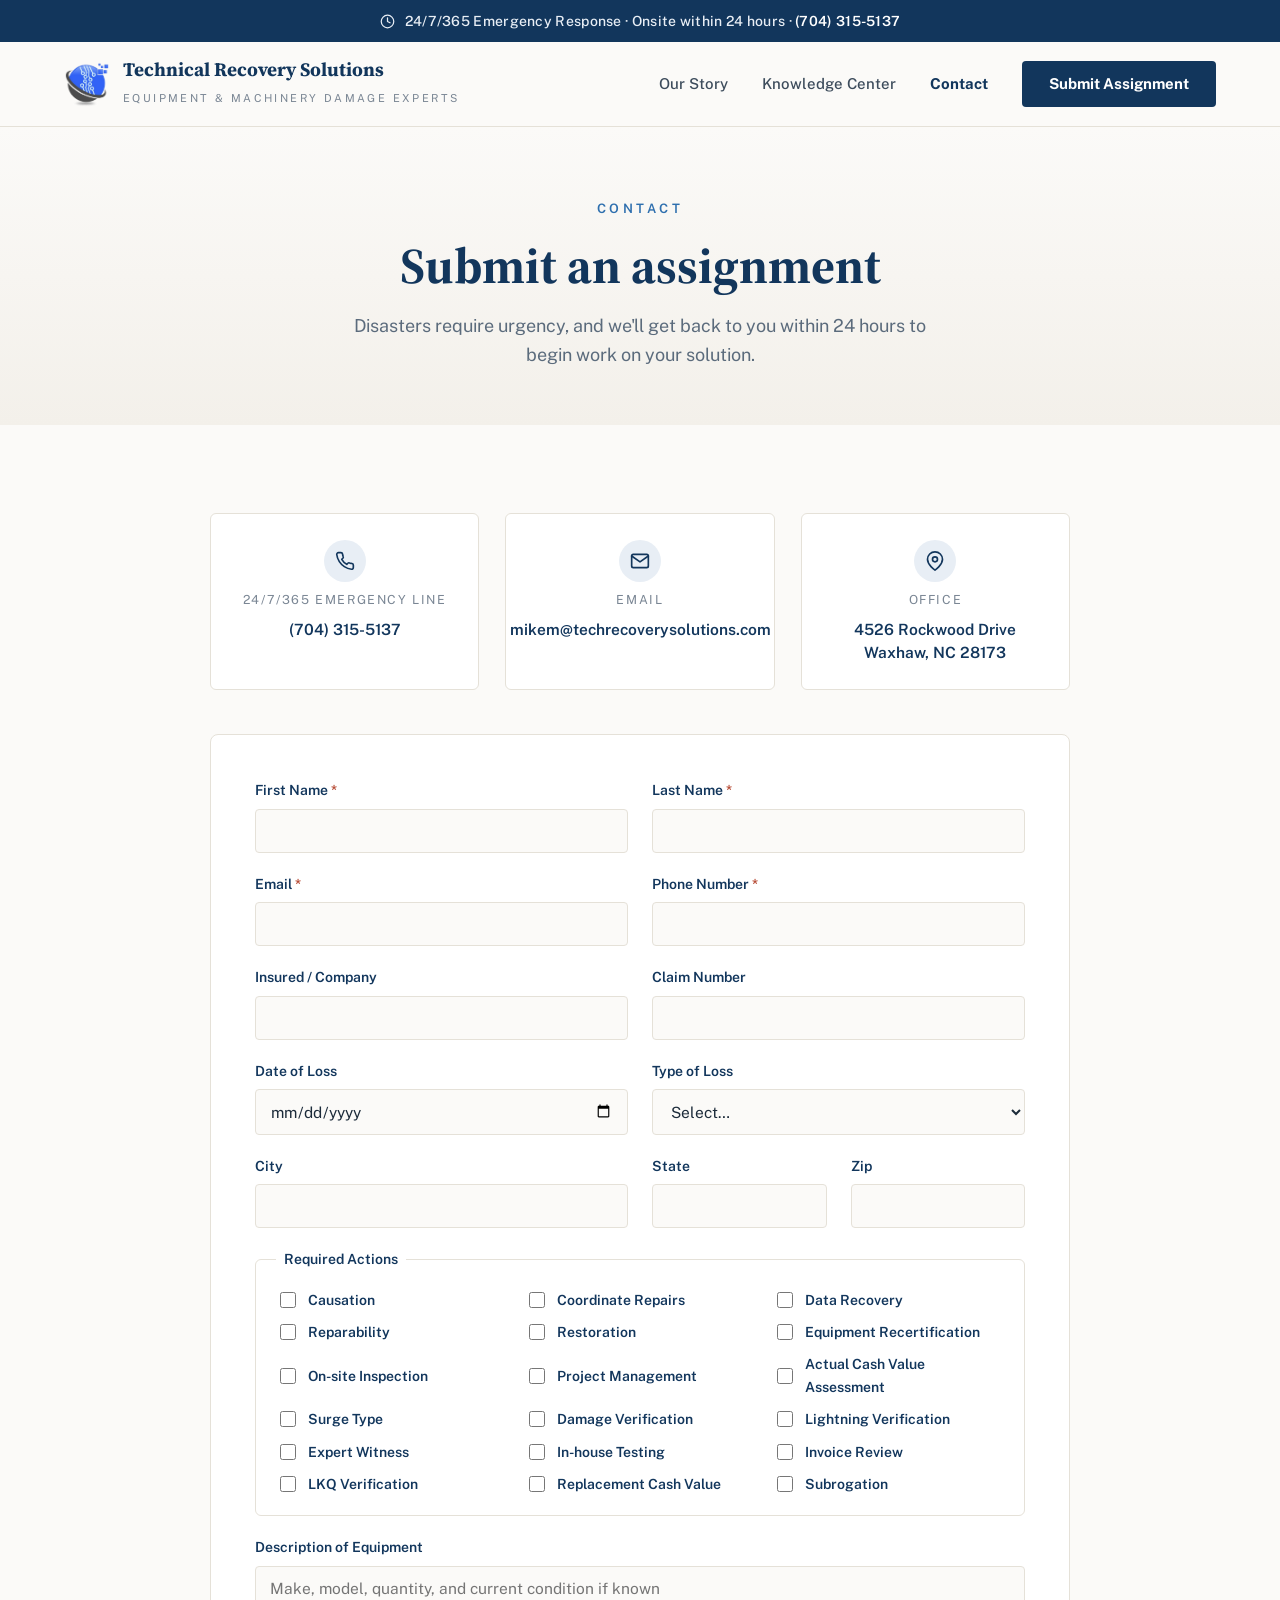
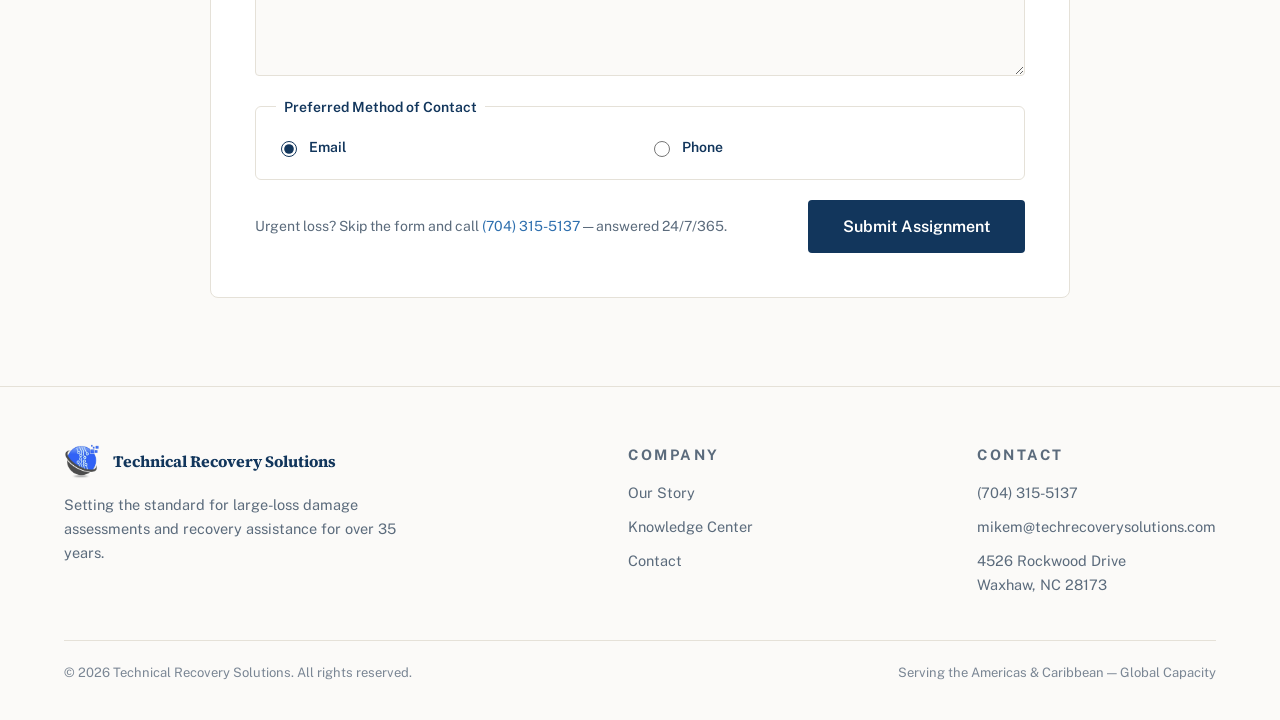
<file: contact/index.html>
<!doctype html>
<html lang="en">
<head>
  <meta charset="utf-8">
  <meta name="viewport" content="width=device-width, initial-scale=1">
  <title>Contact & Submit Assignment — Technical Recovery Solutions</title>
  <meta name="description" content="Submit an assignment or reach our 24/7/365 emergency line. We respond within 24 hours to begin work on your solution.">

  <link rel="icon" type="image/png" href="../favicon.png">
  <link rel="preconnect" href="https://fonts.googleapis.com">
  <link rel="preconnect" href="https://fonts.gstatic.com" crossorigin>
  <link rel="stylesheet" href="https://fonts.googleapis.com/css2?family=Source+Serif+4:opsz,wght@8..60,600;8..60,700&family=Public+Sans:wght@400;500;600;700&display=swap">
  <link rel="stylesheet" href="../css/style.css">
</head>
<body>

<div class="announce">
    <div class="container">
      <svg width="15" height="15" viewBox="0 0 24 24" fill="none" stroke="currentColor" stroke-width="2" stroke-linecap="round" stroke-linejoin="round" aria-hidden="true"><circle cx="12" cy="12" r="10"></circle><polyline points="12 6 12 12 16 14"></polyline></svg>
      <span>24/7/365 Emergency Response&nbsp;·&nbsp;Onsite within 24 hours&nbsp;·&nbsp;<a href="tel:+17043155137">(704) 315-5137</a></span>
    </div>
  </div>

  <header class="site-header">
    <div class="container">
      <a class="brand" href="../index.html">
        <img src="../images/logo-mark.png" alt="" width="46" height="47">
        <span>
          <span class="brand-name">Technical Recovery Solutions</span><br>
          <span class="brand-tag">Equipment &amp; Machinery Damage Experts</span>
        </span>
      </a>
      <nav class="nav-links" id="nav-links">
        <a href="../our-story/index.html">Our Story</a>
        <a href="../blogposts/index.html">Knowledge Center</a>
        <a href="../contact/index.html" aria-current="page">Contact</a>
        <a class="btn btn-primary" href="../contact/index.html" aria-current="page">Submit Assignment</a>
      </nav>
      <button class="nav-toggle" aria-label="Menu" aria-expanded="false" aria-controls="nav-links">
        <svg width="26" height="26" viewBox="0 0 24 24" fill="none" stroke="#12365c" stroke-width="2" stroke-linecap="round"><line x1="3" y1="6" x2="21" y2="6"></line><line x1="3" y1="12" x2="21" y2="12"></line><line x1="3" y1="18" x2="21" y2="18"></line></svg>
      </button>
    </div>
  </header>

  <main>
    <section class="page-hero">
      <div class="container">
        <span class="kicker">Contact</span>
        <h1>Submit an assignment</h1>
        <p class="lede">Disasters require urgency, and we'll get back to you within 24 hours to begin work on your solution.</p>
      </div>
    </section>

    <section class="section">
      <div class="container">
        <div class="contact-aside reveal">
          <div class="contact-tile">
            <div class="icon-disc"><svg width="20" height="20" viewBox="0 0 24 24" fill="none" stroke="#12365c" stroke-width="2" stroke-linecap="round" stroke-linejoin="round" aria-hidden="true"><path d="M22 16.9v3a2 2 0 0 1-2.2 2 19.8 19.8 0 0 1-8.6-3.1 19.5 19.5 0 0 1-6-6A19.8 19.8 0 0 1 2.1 4.2 2 2 0 0 1 4.1 2h3a2 2 0 0 1 2 1.7c.1 1 .4 2 .7 2.9a2 2 0 0 1-.4 2.1L8.1 10a16 16 0 0 0 6 6l1.3-1.3a2 2 0 0 1 2.1-.4c.9.3 1.9.6 2.9.7a2 2 0 0 1 1.6 2z"></path></svg></div>
            <span class="tile-label">24/7/365 Emergency Line</span>
            <a class="tile-value" href="tel:+17043155137">(704) 315-5137</a>
          </div>
          <div class="contact-tile">
            <div class="icon-disc"><svg width="20" height="20" viewBox="0 0 24 24" fill="none" stroke="#12365c" stroke-width="2" stroke-linecap="round" stroke-linejoin="round" aria-hidden="true"><path d="M4 4h16c1.1 0 2 .9 2 2v12c0 1.1-.9 2-2 2H4c-1.1 0-2-.9-2-2V6c0-1.1.9-2 2-2z"></path><polyline points="22,6 12,13 2,6"></polyline></svg></div>
            <span class="tile-label">Email</span>
            <a class="tile-value" href="mailto:mikem@techrecoverysolutions.com">mikem@techrecoverysolutions.com</a>
          </div>
          <div class="contact-tile">
            <div class="icon-disc"><svg width="20" height="20" viewBox="0 0 24 24" fill="none" stroke="#12365c" stroke-width="2" stroke-linecap="round" stroke-linejoin="round" aria-hidden="true"><path d="M21 10c0 7-9 13-9 13s-9-6-9-13a9 9 0 0 1 18 0z"></path><circle cx="12" cy="10" r="3"></circle></svg></div>
            <span class="tile-label">Office</span>
            <span class="tile-value">4526 Rockwood Drive<br>Waxhaw, NC 28173</span>
          </div>
        </div>

        <form id="assignment-form" class="form-card reveal" action="#" method="POST">
          <div class="form-grid">
            <div class="field">
              <label for="first-name">First Name <span class="req">*</span></label>
              <input type="text" id="first-name" name="first_name" autocomplete="given-name" required>
            </div>
            <div class="field">
              <label for="last-name">Last Name <span class="req">*</span></label>
              <input type="text" id="last-name" name="last_name" autocomplete="family-name" required>
            </div>
            <div class="field">
              <label for="email">Email <span class="req">*</span></label>
              <input type="email" id="email" name="email" autocomplete="email" required>
            </div>
            <div class="field">
              <label for="phone">Phone Number <span class="req">*</span></label>
              <input type="tel" id="phone" name="phone" autocomplete="tel" required>
            </div>
            <div class="field">
              <label for="company">Insured / Company</label>
              <input type="text" id="company" name="company" autocomplete="organization">
            </div>
            <div class="field">
              <label for="claim-number">Claim Number</label>
              <input type="text" id="claim-number" name="claim_number">
            </div>
            <div class="field">
              <label for="date-of-loss">Date of Loss</label>
              <input type="date" id="date-of-loss" name="date_of_loss">
            </div>
            <div class="field">
              <label for="loss-type">Type of Loss</label>
              <select id="loss-type" name="type_of_loss">
                <option value="">Select…</option>
                <option>Lightning</option>
                <option>Fire</option>
                <option>Water</option>
                <option>Physical Damage</option>
                <option>Ransomware</option>
                <option>Surge</option>
                <option>Smoke</option>
                <option>Theft/Vandalism</option>
                <option>Wind</option>
                <option>Natural Disaster</option>
                <option>Loss of Data</option>
                <option>Unknown</option>
              </select>
            </div>
            <div class="field">
              <label for="city">City</label>
              <input type="text" id="city" name="city" autocomplete="address-level2">
            </div>
            <div class="field" style="display: grid; grid-template-columns: 1fr 1fr; gap: 20px 24px;">
              <div class="field" style="gap: 7px;">
                <label for="state">State</label>
                <input type="text" id="state" name="state" autocomplete="address-level1">
              </div>
              <div class="field" style="gap: 7px;">
                <label for="zip">Zip</label>
                <input type="text" id="zip" name="zip" autocomplete="postal-code">
              </div>
            </div>
            <fieldset class="field field-full">
              <legend>Required Actions</legend>
              <div class="check-grid">
                <label class="check"><input type="checkbox" name="actions" value="Causation">Causation</label>
                <label class="check"><input type="checkbox" name="actions" value="Coordinate Repairs">Coordinate Repairs</label>
                <label class="check"><input type="checkbox" name="actions" value="Data Recovery">Data Recovery</label>
                <label class="check"><input type="checkbox" name="actions" value="Reparability">Reparability</label>
                <label class="check"><input type="checkbox" name="actions" value="Restoration">Restoration</label>
                <label class="check"><input type="checkbox" name="actions" value="Equipment Recertification">Equipment Recertification</label>
                <label class="check"><input type="checkbox" name="actions" value="On-site Inspection">On-site Inspection</label>
                <label class="check"><input type="checkbox" name="actions" value="Project Management">Project Management</label>
                <label class="check"><input type="checkbox" name="actions" value="Actual Cash Value Assessment">Actual Cash Value Assessment</label>
                <label class="check"><input type="checkbox" name="actions" value="Surge Type">Surge Type</label>
                <label class="check"><input type="checkbox" name="actions" value="Damage Verification">Damage Verification</label>
                <label class="check"><input type="checkbox" name="actions" value="Lightning Verification">Lightning Verification</label>
                <label class="check"><input type="checkbox" name="actions" value="Expert Witness">Expert Witness</label>
                <label class="check"><input type="checkbox" name="actions" value="In-house Testing">In-house Testing</label>
                <label class="check"><input type="checkbox" name="actions" value="Invoice Review">Invoice Review</label>
                <label class="check"><input type="checkbox" name="actions" value="LKQ Verification">LKQ Verification</label>
                <label class="check"><input type="checkbox" name="actions" value="Replacement Cash Value">Replacement Cash Value</label>
                <label class="check"><input type="checkbox" name="actions" value="Subrogation">Subrogation</label>
              </div>
            </fieldset>
            <div class="field field-full">
              <label for="equipment">Description of Equipment</label>
              <textarea id="equipment" name="equipment_description" placeholder="Make, model, quantity, and current condition if known"></textarea>
            </div>
            <fieldset class="field field-full">
              <legend>Preferred Method of Contact</legend>
              <div class="check-grid" style="grid-template-columns: repeat(2, minmax(0, 1fr));">
                <label class="check"><input type="radio" name="preferred_contact" value="Email" checked>Email</label>
                <label class="check"><input type="radio" name="preferred_contact" value="Phone">Phone</label>
              </div>
            </fieldset>
            <div class="field field-full" style="flex-direction: row; align-items: center; justify-content: space-between; gap: 20px; flex-wrap: wrap;">
              <p class="form-note">Urgent loss? Skip the form and call <a href="tel:+17043155137">(704) 315-5137</a> — answered 24/7/365.</p>
              <button type="submit" class="btn btn-primary btn-lg">Submit Assignment</button>
            </div>
          </div>
          <div id="form-status" class="form-status" role="status"></div>
        </form>
      </div>
    </section>
  </main>

<footer class="site-footer">
    <div class="container">
      <div class="footer-grid">
        <div class="footer-brand">
          <a class="brand" href="../index.html">
            <img src="../images/logo-mark.png" alt="" width="36" height="37">
            <span class="brand-name" style="font-size: 16px;">Technical Recovery Solutions</span>
          </a>
          <p>Setting the standard for large-loss damage assessments and recovery assistance for over 35 years.</p>
        </div>
        <div class="footer-col">
          <span class="footer-col-title">Company</span>
          <a href="../our-story/index.html">Our Story</a>
          <a href="../blogposts/index.html">Knowledge Center</a>
          <a href="../contact/index.html">Contact</a>
        </div>
        <div class="footer-col">
          <span class="footer-col-title">Contact</span>
          <a href="tel:+17043155137">(704) 315-5137</a>
          <a href="mailto:mikem@techrecoverysolutions.com">mikem@techrecoverysolutions.com</a>
          <span>4526 Rockwood Drive<br>Waxhaw, NC 28173</span>
        </div>
      </div>
      <div class="footer-bottom">
        <span>© 2026 Technical Recovery Solutions. All rights reserved.</span>
        <span>Serving the Americas &amp; Caribbean — Global Capacity</span>
      </div>
    </div>
  </footer>

  <script src="../js/main.js" defer></script>
</body>
</html>
</file>
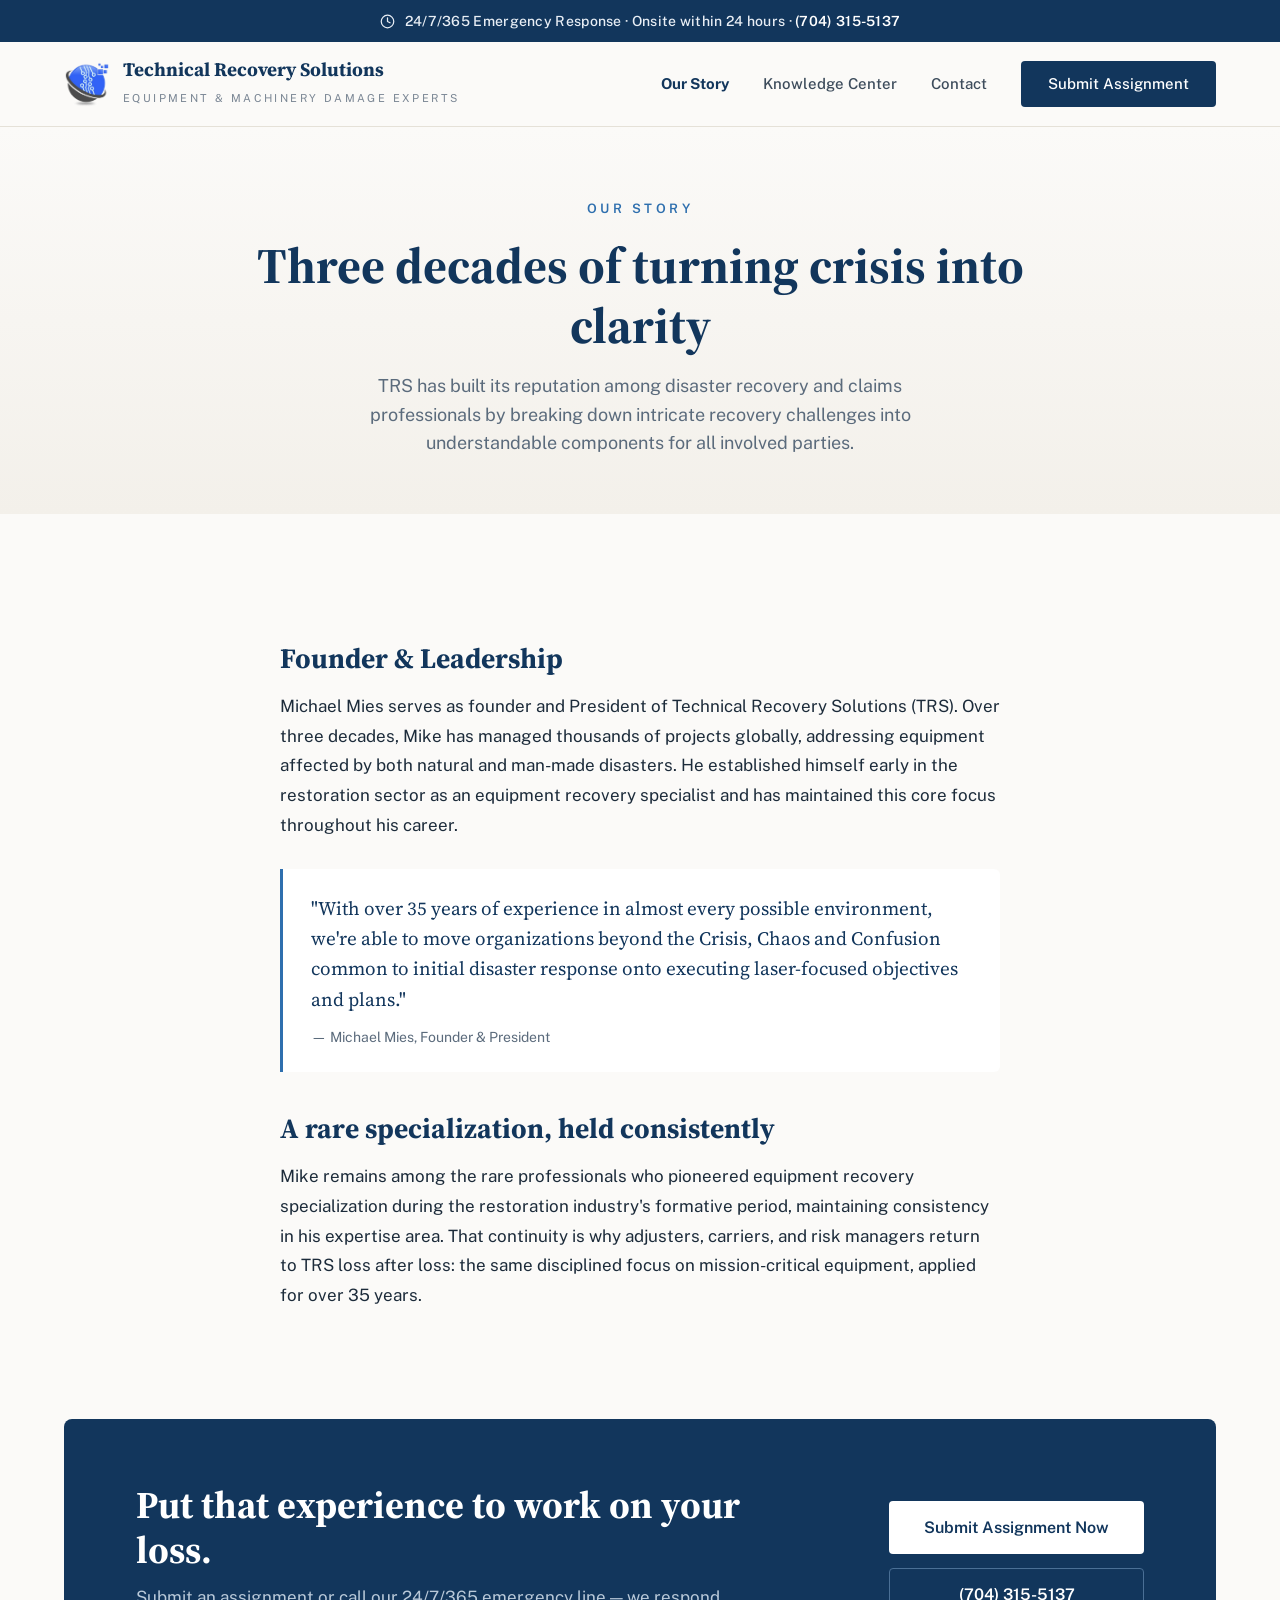
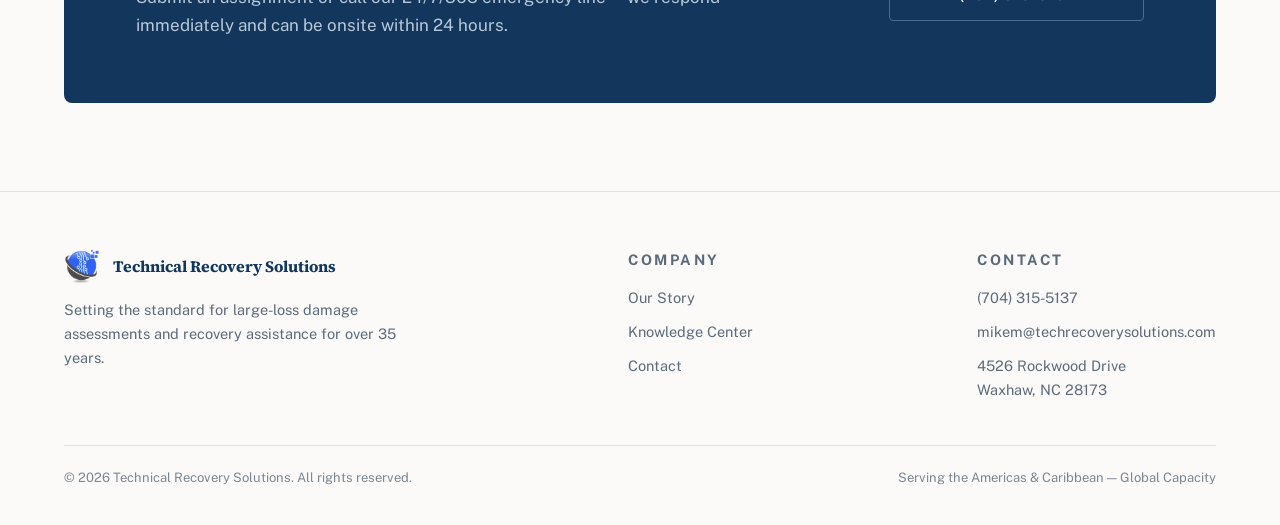
<file: our-story/index.html>
<!doctype html>
<html lang="en">
<head>
  <meta charset="utf-8">
  <meta name="viewport" content="width=device-width, initial-scale=1">
  <title>Our Story — Technical Recovery Solutions</title>
  <meta name="description" content="Founded by Michael Mies, TRS brings over 35 years of equipment recovery specialization to disaster recovery and claims professionals worldwide.">

  <link rel="icon" type="image/png" href="../favicon.png">
  <link rel="preconnect" href="https://fonts.googleapis.com">
  <link rel="preconnect" href="https://fonts.gstatic.com" crossorigin>
  <link rel="stylesheet" href="https://fonts.googleapis.com/css2?family=Source+Serif+4:opsz,wght@8..60,600;8..60,700&family=Public+Sans:wght@400;500;600;700&display=swap">
  <link rel="stylesheet" href="../css/style.css">
</head>
<body>

<div class="announce">
    <div class="container">
      <svg width="15" height="15" viewBox="0 0 24 24" fill="none" stroke="currentColor" stroke-width="2" stroke-linecap="round" stroke-linejoin="round" aria-hidden="true"><circle cx="12" cy="12" r="10"></circle><polyline points="12 6 12 12 16 14"></polyline></svg>
      <span>24/7/365 Emergency Response&nbsp;·&nbsp;Onsite within 24 hours&nbsp;·&nbsp;<a href="tel:+17043155137">(704) 315-5137</a></span>
    </div>
  </div>

  <header class="site-header">
    <div class="container">
      <a class="brand" href="../index.html">
        <img src="../images/logo-mark.png" alt="" width="46" height="47">
        <span>
          <span class="brand-name">Technical Recovery Solutions</span><br>
          <span class="brand-tag">Equipment &amp; Machinery Damage Experts</span>
        </span>
      </a>
      <nav class="nav-links" id="nav-links">
        <a href="../our-story/index.html" aria-current="page">Our Story</a>
        <a href="../blogposts/index.html">Knowledge Center</a>
        <a href="../contact/index.html">Contact</a>
        <a class="btn btn-primary" href="../contact/index.html">Submit Assignment</a>
      </nav>
      <button class="nav-toggle" aria-label="Menu" aria-expanded="false" aria-controls="nav-links">
        <svg width="26" height="26" viewBox="0 0 24 24" fill="none" stroke="#12365c" stroke-width="2" stroke-linecap="round"><line x1="3" y1="6" x2="21" y2="6"></line><line x1="3" y1="12" x2="21" y2="12"></line><line x1="3" y1="18" x2="21" y2="18"></line></svg>
      </button>
    </div>
  </header>

  <main>
    <section class="page-hero">
      <div class="container">
        <span class="kicker">Our Story</span>
        <h1>Three decades of turning crisis into clarity</h1>
        <p class="lede">TRS has built its reputation among disaster recovery and claims professionals by breaking down intricate recovery challenges into understandable components for all involved parties.</p>
      </div>
    </section>

    <section class="section">
      <div class="container">
        <div class="prose reveal">
          <h2>Founder &amp; Leadership</h2>
          <p>Michael Mies serves as founder and President of Technical Recovery Solutions (TRS). Over three decades, Mike has managed thousands of projects globally, addressing equipment affected by both natural and man-made disasters. He established himself early in the restoration sector as an equipment recovery specialist and has maintained this core focus throughout his career.</p>
          <div class="pullquote">"With over 35 years of experience in almost every possible environment, we're able to move organizations beyond the Crisis, Chaos and Confusion common to initial disaster response onto executing laser-focused objectives and plans."<br><span style="display:block; margin-top:12px; font-family: var(--sans); font-size: 14px; color: var(--muted);">— Michael Mies, Founder &amp; President</span></div>
          <h2>A rare specialization, held consistently</h2>
          <p>Mike remains among the rare professionals who pioneered equipment recovery specialization during the restoration industry's formative period, maintaining consistency in his expertise area. That continuity is why adjusters, carriers, and risk managers return to TRS loss after loss: the same disciplined focus on mission-critical equipment, applied for over 35 years.</p>
        </div>
      </div>
    </section>

    <section class="section" style="padding-top: 0;">
      <div class="container">
        <div class="cta-band reveal">
          <div>
            <h2>Put that experience to work on your loss.</h2>
            <p>Submit an assignment or call our 24/7/365 emergency line — we respond immediately and can be onsite within 24 hours.</p>
          </div>
          <div class="cta-actions">
            <a class="btn btn-inverse btn-lg" href="../contact/index.html">Submit Assignment Now</a>
            <a class="btn btn-ghost-inverse btn-lg" href="tel:+17043155137">(704) 315-5137</a>
          </div>
        </div>
      </div>
    </section>
  </main>

<footer class="site-footer">
    <div class="container">
      <div class="footer-grid">
        <div class="footer-brand">
          <a class="brand" href="../index.html">
            <img src="../images/logo-mark.png" alt="" width="36" height="37">
            <span class="brand-name" style="font-size: 16px;">Technical Recovery Solutions</span>
          </a>
          <p>Setting the standard for large-loss damage assessments and recovery assistance for over 35 years.</p>
        </div>
        <div class="footer-col">
          <span class="footer-col-title">Company</span>
          <a href="../our-story/index.html">Our Story</a>
          <a href="../blogposts/index.html">Knowledge Center</a>
          <a href="../contact/index.html">Contact</a>
        </div>
        <div class="footer-col">
          <span class="footer-col-title">Contact</span>
          <a href="tel:+17043155137">(704) 315-5137</a>
          <a href="mailto:mikem@techrecoverysolutions.com">mikem@techrecoverysolutions.com</a>
          <span>4526 Rockwood Drive<br>Waxhaw, NC 28173</span>
        </div>
      </div>
      <div class="footer-bottom">
        <span>© 2026 Technical Recovery Solutions. All rights reserved.</span>
        <span>Serving the Americas &amp; Caribbean — Global Capacity</span>
      </div>
    </div>
  </footer>

  <script src="../js/main.js" defer></script>
</body>
</html>
</file>
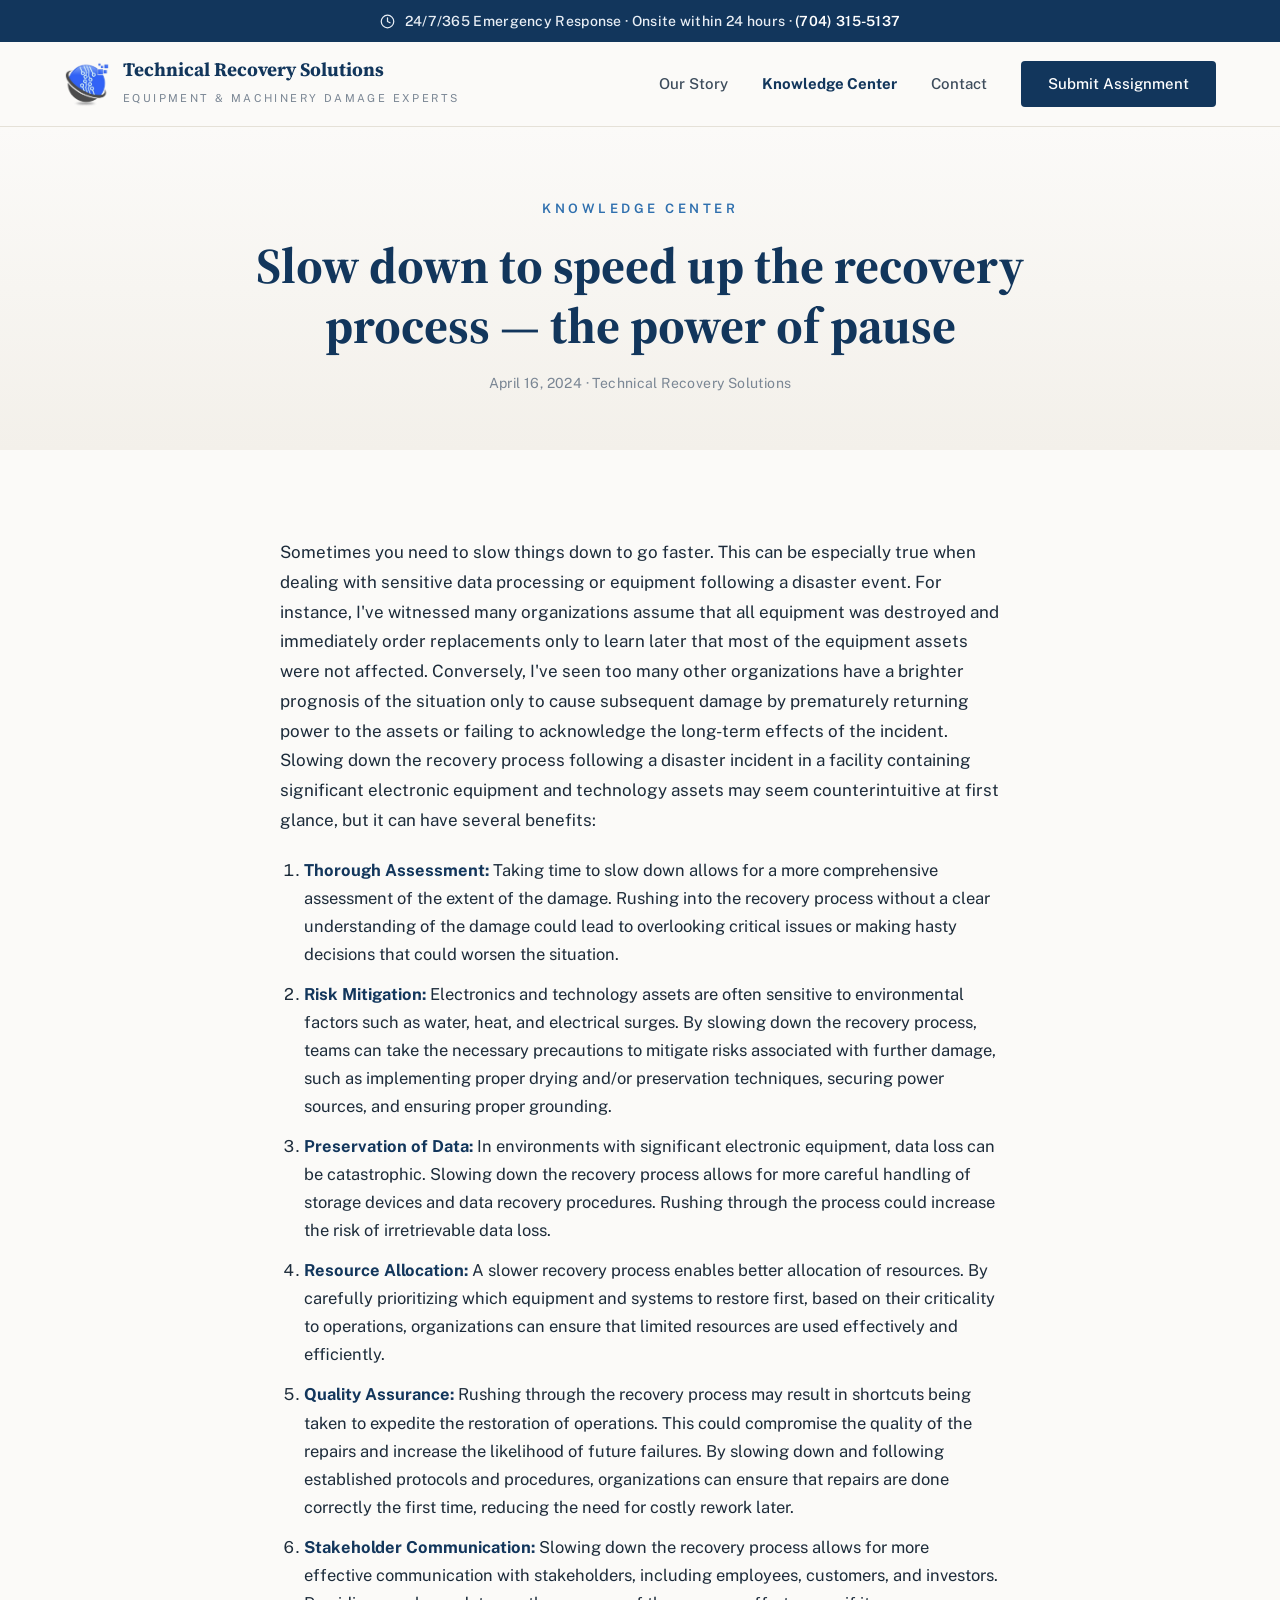
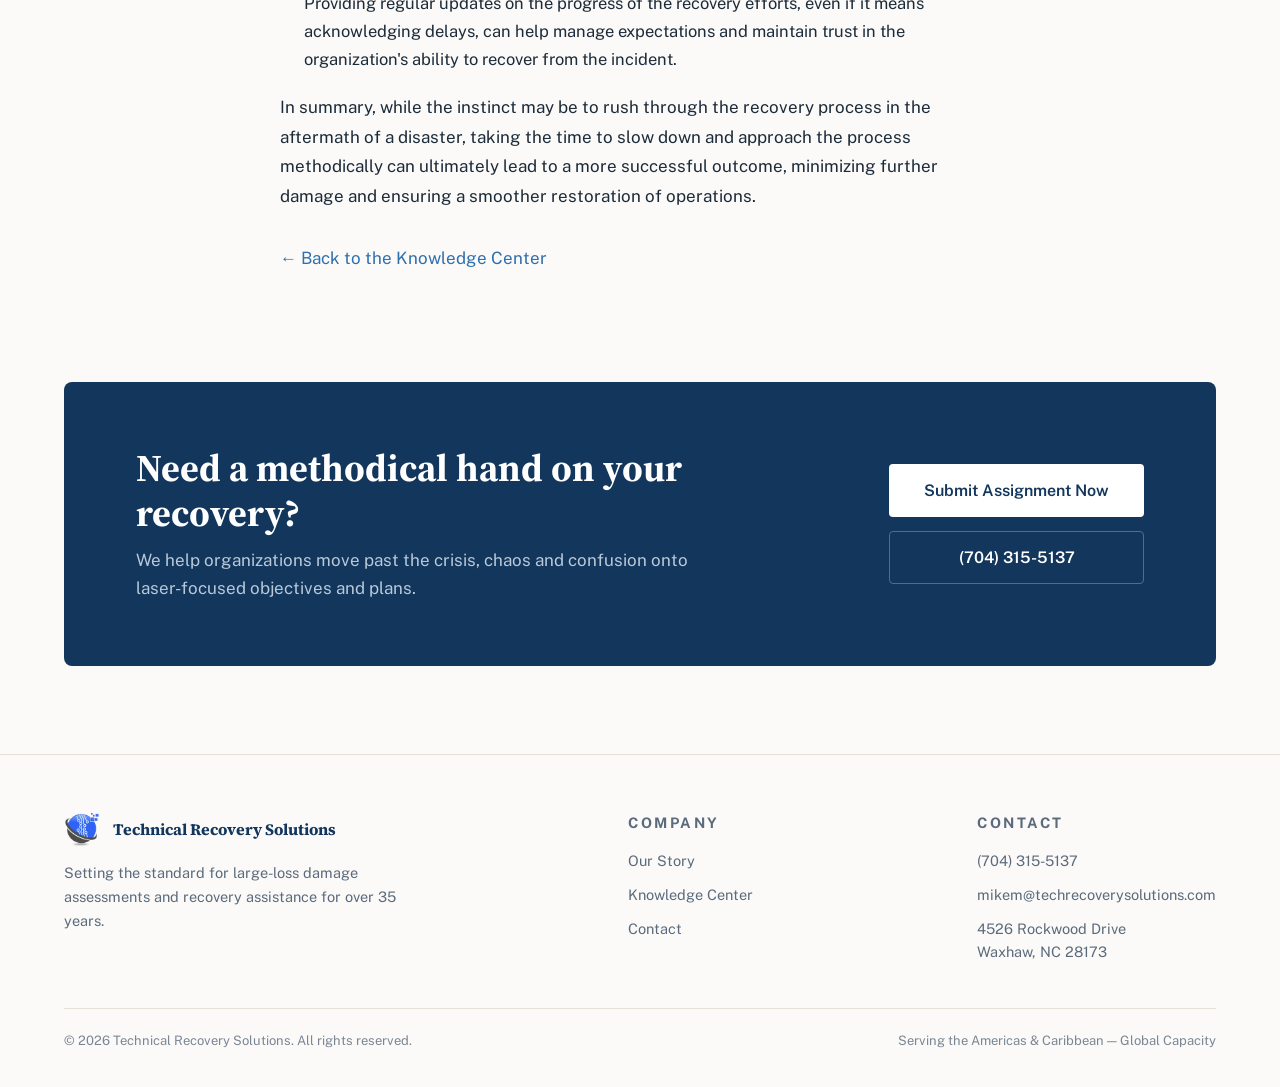
<file: slow-down-to-speed-up-the-recovery-process-the-power-of-pause/index.html>
<!doctype html>
<html lang="en">
<head>
  <meta charset="utf-8">
  <meta name="viewport" content="width=device-width, initial-scale=1">
  <title>Slow down to speed up the recovery process — Technical Recovery Solutions</title>
  <meta name="description" content="Why deliberately slowing the recovery process after a disaster yields better outcomes for facilities with significant electronic equipment.">

  <link rel="icon" type="image/png" href="../favicon.png">
  <link rel="preconnect" href="https://fonts.googleapis.com">
  <link rel="preconnect" href="https://fonts.gstatic.com" crossorigin>
  <link rel="stylesheet" href="https://fonts.googleapis.com/css2?family=Source+Serif+4:opsz,wght@8..60,600;8..60,700&family=Public+Sans:wght@400;500;600;700&display=swap">
  <link rel="stylesheet" href="../css/style.css">
</head>
<body>

<div class="announce">
    <div class="container">
      <svg width="15" height="15" viewBox="0 0 24 24" fill="none" stroke="currentColor" stroke-width="2" stroke-linecap="round" stroke-linejoin="round" aria-hidden="true"><circle cx="12" cy="12" r="10"></circle><polyline points="12 6 12 12 16 14"></polyline></svg>
      <span>24/7/365 Emergency Response&nbsp;·&nbsp;Onsite within 24 hours&nbsp;·&nbsp;<a href="tel:+17043155137">(704) 315-5137</a></span>
    </div>
  </div>

  <header class="site-header">
    <div class="container">
      <a class="brand" href="../index.html">
        <img src="../images/logo-mark.png" alt="" width="46" height="47">
        <span>
          <span class="brand-name">Technical Recovery Solutions</span><br>
          <span class="brand-tag">Equipment &amp; Machinery Damage Experts</span>
        </span>
      </a>
      <nav class="nav-links" id="nav-links">
        <a href="../our-story/index.html">Our Story</a>
        <a href="../blogposts/index.html" aria-current="page">Knowledge Center</a>
        <a href="../contact/index.html">Contact</a>
        <a class="btn btn-primary" href="../contact/index.html">Submit Assignment</a>
      </nav>
      <button class="nav-toggle" aria-label="Menu" aria-expanded="false" aria-controls="nav-links">
        <svg width="26" height="26" viewBox="0 0 24 24" fill="none" stroke="#12365c" stroke-width="2" stroke-linecap="round"><line x1="3" y1="6" x2="21" y2="6"></line><line x1="3" y1="12" x2="21" y2="12"></line><line x1="3" y1="18" x2="21" y2="18"></line></svg>
      </button>
    </div>
  </header>

  <main>
    <section class="page-hero">
      <div class="container">
        <span class="kicker">Knowledge Center</span>
        <h1>Slow down to speed up the recovery process — the power of pause</h1>
        <span class="article-meta">April 16, 2024 · Technical Recovery Solutions</span>
      </div>
    </section>

    <section class="section">
      <div class="container">
        <div class="prose reveal">
          <p>Sometimes you need to slow things down to go faster. This can be especially true when dealing with sensitive data processing or equipment following a disaster event. For instance, I've witnessed many organizations assume that all equipment was destroyed and immediately order replacements only to learn later that most of the equipment assets were not affected. Conversely, I've seen too many other organizations have a brighter prognosis of the situation only to cause subsequent damage by prematurely returning power to the assets or failing to acknowledge the long-term effects of the incident. Slowing down the recovery process following a disaster incident in a facility containing significant electronic equipment and technology assets may seem counterintuitive at first glance, but it can have several benefits:</p>
          <ol>
            <li><strong>Thorough Assessment:</strong> Taking time to slow down allows for a more comprehensive assessment of the extent of the damage. Rushing into the recovery process without a clear understanding of the damage could lead to overlooking critical issues or making hasty decisions that could worsen the situation.</li>
            <li><strong>Risk Mitigation:</strong> Electronics and technology assets are often sensitive to environmental factors such as water, heat, and electrical surges. By slowing down the recovery process, teams can take the necessary precautions to mitigate risks associated with further damage, such as implementing proper drying and/or preservation techniques, securing power sources, and ensuring proper grounding.</li>
            <li><strong>Preservation of Data:</strong> In environments with significant electronic equipment, data loss can be catastrophic. Slowing down the recovery process allows for more careful handling of storage devices and data recovery procedures. Rushing through the process could increase the risk of irretrievable data loss.</li>
            <li><strong>Resource Allocation:</strong> A slower recovery process enables better allocation of resources. By carefully prioritizing which equipment and systems to restore first, based on their criticality to operations, organizations can ensure that limited resources are used effectively and efficiently.</li>
            <li><strong>Quality Assurance:</strong> Rushing through the recovery process may result in shortcuts being taken to expedite the restoration of operations. This could compromise the quality of the repairs and increase the likelihood of future failures. By slowing down and following established protocols and procedures, organizations can ensure that repairs are done correctly the first time, reducing the need for costly rework later.</li>
            <li><strong>Stakeholder Communication:</strong> Slowing down the recovery process allows for more effective communication with stakeholders, including employees, customers, and investors. Providing regular updates on the progress of the recovery efforts, even if it means acknowledging delays, can help manage expectations and maintain trust in the organization's ability to recover from the incident.</li>
          </ol>
          <p>In summary, while the instinct may be to rush through the recovery process in the aftermath of a disaster, taking the time to slow down and approach the process methodically can ultimately lead to a more successful outcome, minimizing further damage and ensuring a smoother restoration of operations.</p>
          <p style="margin-top: 32px;"><a href="../blogposts/index.html">← Back to the Knowledge Center</a></p>
        </div>
      </div>
    </section>

    <section class="section" style="padding-top: 0;">
      <div class="container">
        <div class="cta-band reveal">
          <div>
            <h2>Need a methodical hand on your recovery?</h2>
            <p>We help organizations move past the crisis, chaos and confusion onto laser-focused objectives and plans.</p>
          </div>
          <div class="cta-actions">
            <a class="btn btn-inverse btn-lg" href="../contact/index.html">Submit Assignment Now</a>
            <a class="btn btn-ghost-inverse btn-lg" href="tel:+17043155137">(704) 315-5137</a>
          </div>
        </div>
      </div>
    </section>
  </main>

<footer class="site-footer">
    <div class="container">
      <div class="footer-grid">
        <div class="footer-brand">
          <a class="brand" href="../index.html">
            <img src="../images/logo-mark.png" alt="" width="36" height="37">
            <span class="brand-name" style="font-size: 16px;">Technical Recovery Solutions</span>
          </a>
          <p>Setting the standard for large-loss damage assessments and recovery assistance for over 35 years.</p>
        </div>
        <div class="footer-col">
          <span class="footer-col-title">Company</span>
          <a href="../our-story/index.html">Our Story</a>
          <a href="../blogposts/index.html">Knowledge Center</a>
          <a href="../contact/index.html">Contact</a>
        </div>
        <div class="footer-col">
          <span class="footer-col-title">Contact</span>
          <a href="tel:+17043155137">(704) 315-5137</a>
          <a href="mailto:mikem@techrecoverysolutions.com">mikem@techrecoverysolutions.com</a>
          <span>4526 Rockwood Drive<br>Waxhaw, NC 28173</span>
        </div>
      </div>
      <div class="footer-bottom">
        <span>© 2026 Technical Recovery Solutions. All rights reserved.</span>
        <span>Serving the Americas &amp; Caribbean — Global Capacity</span>
      </div>
    </div>
  </footer>

  <script src="../js/main.js" defer></script>
</body>
</html>
</file>
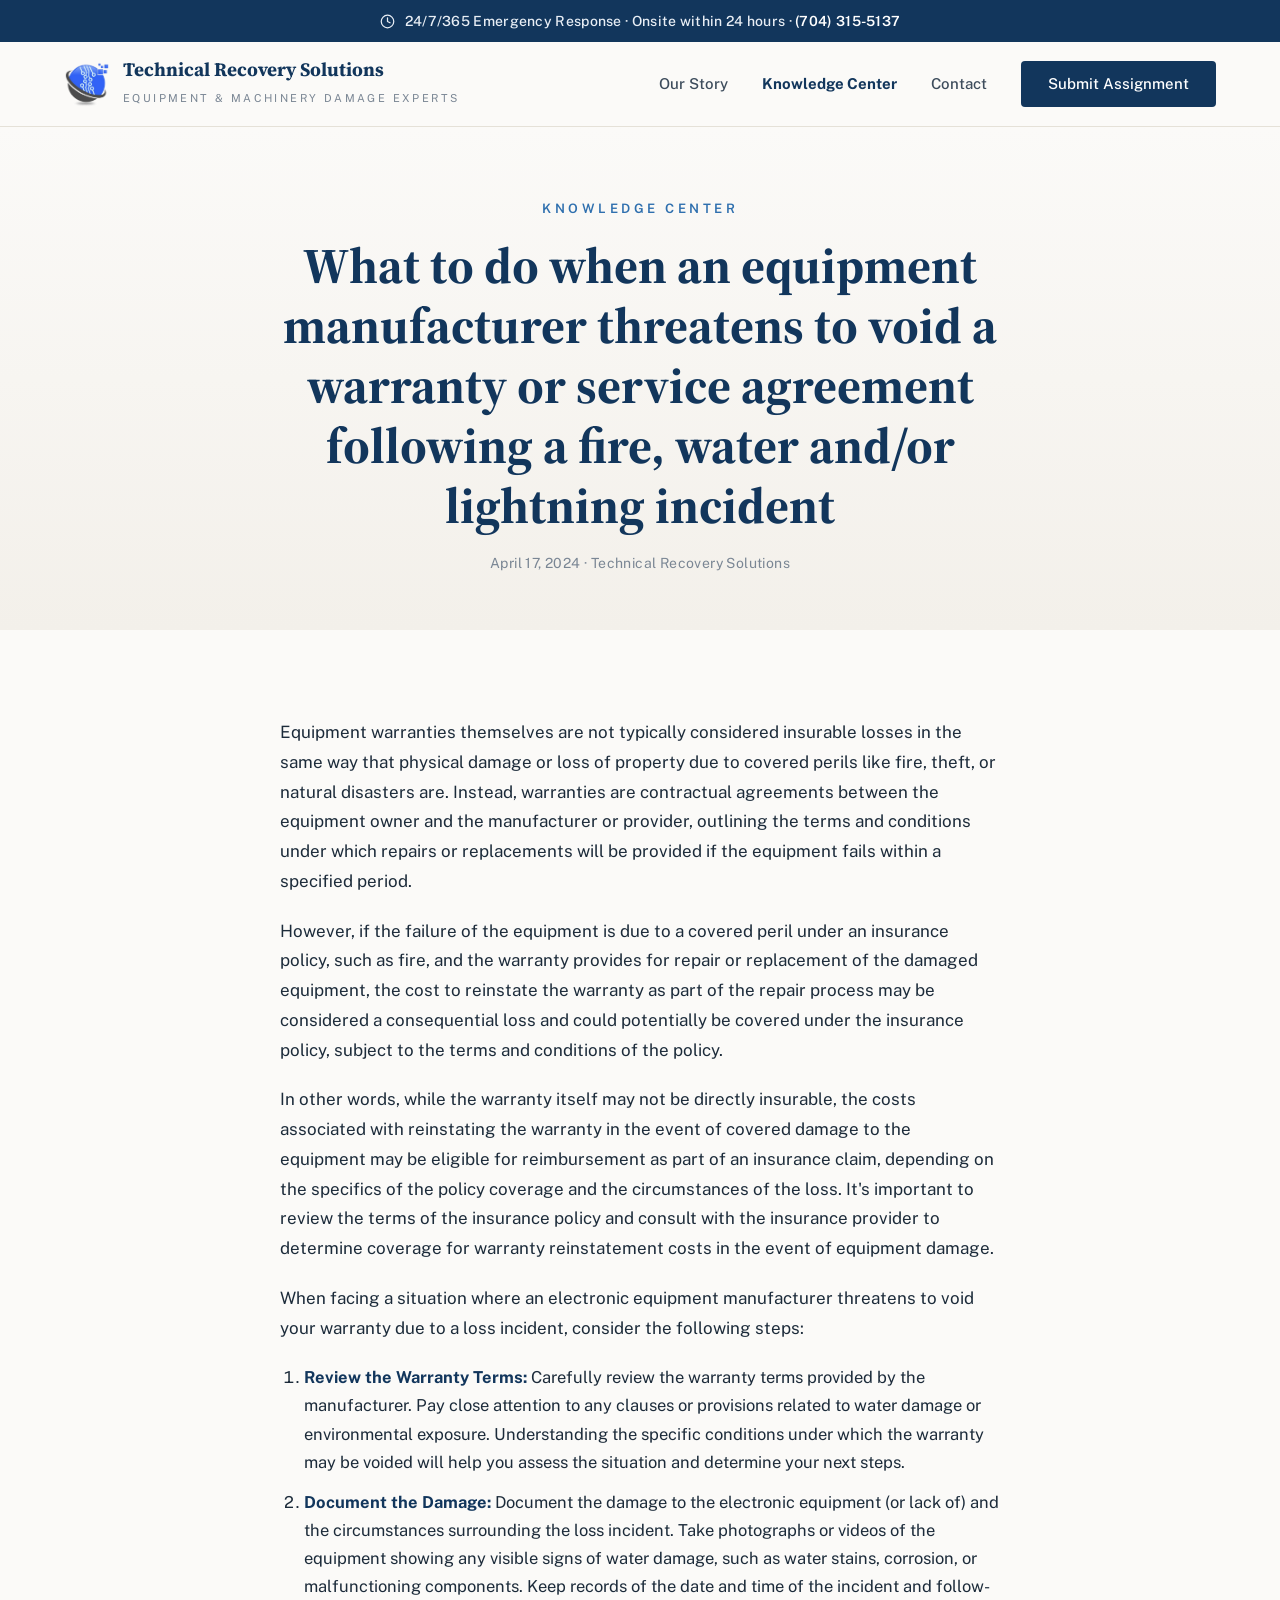
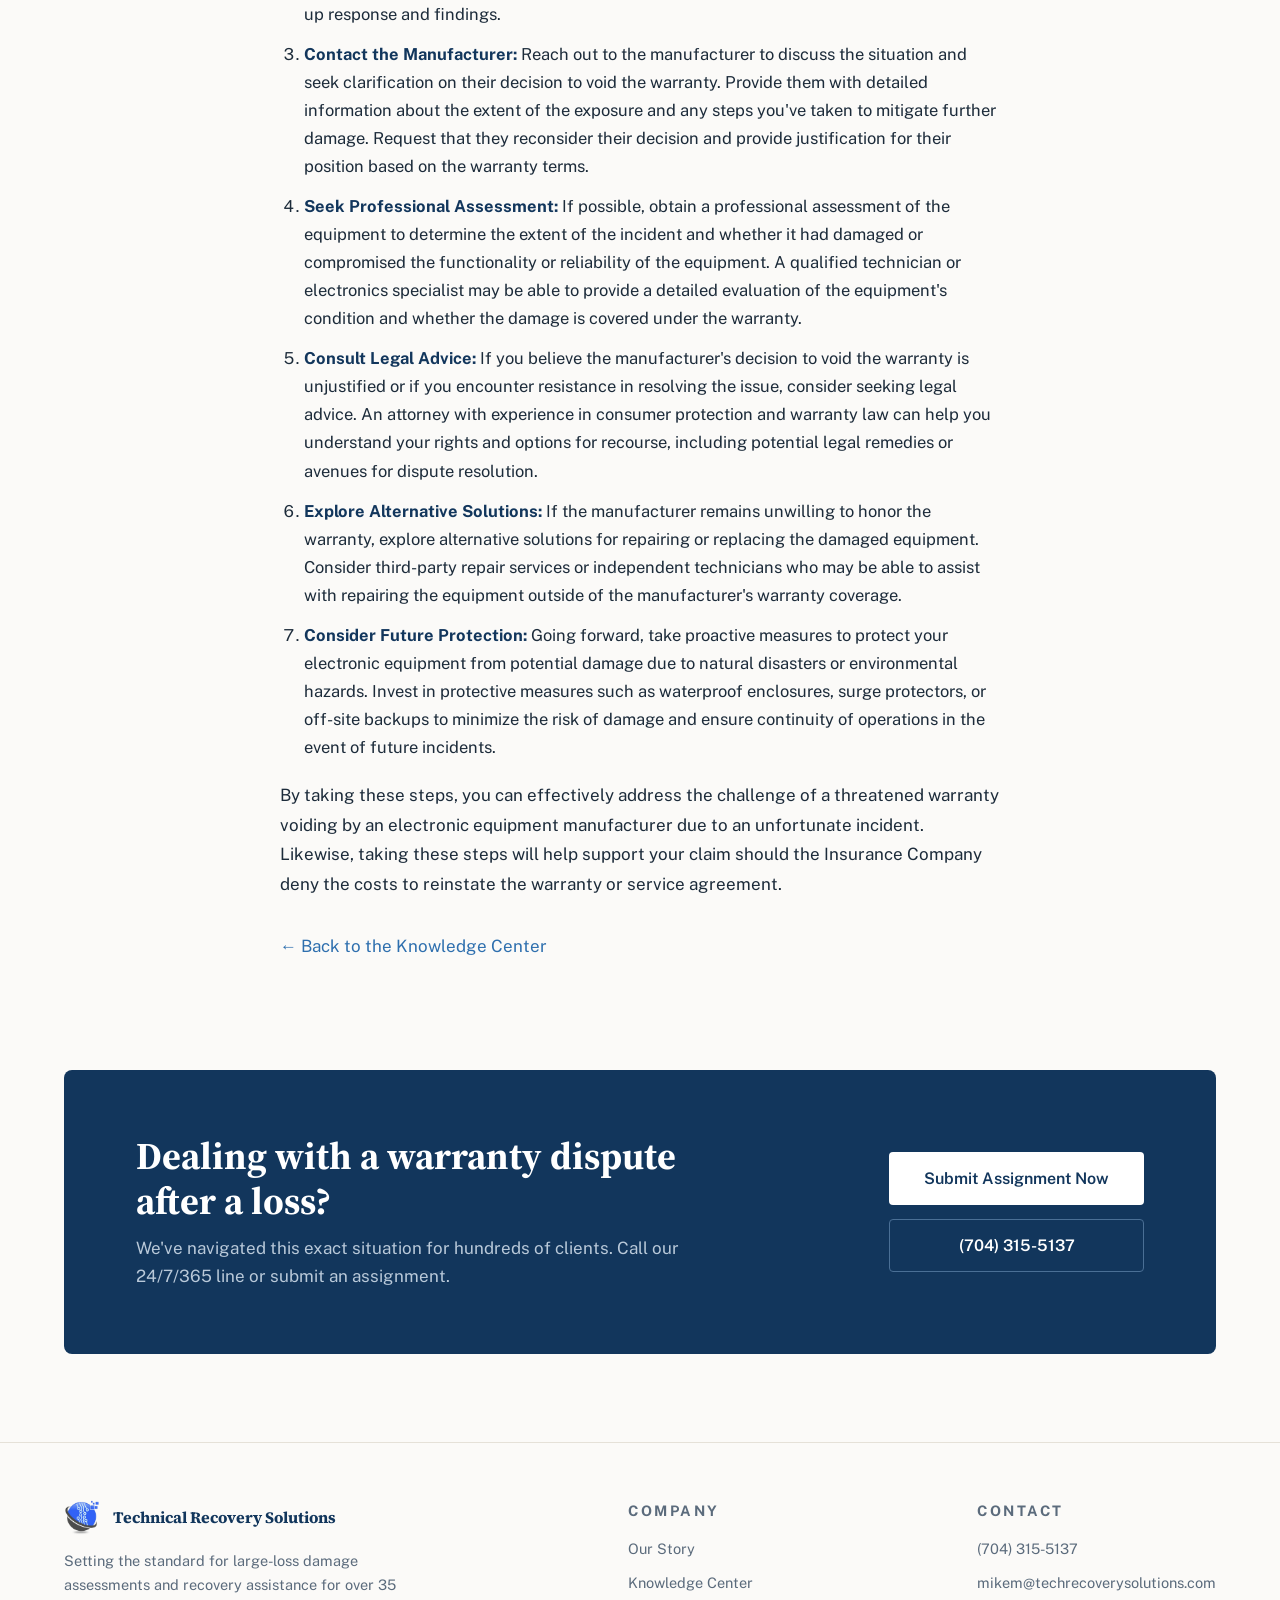
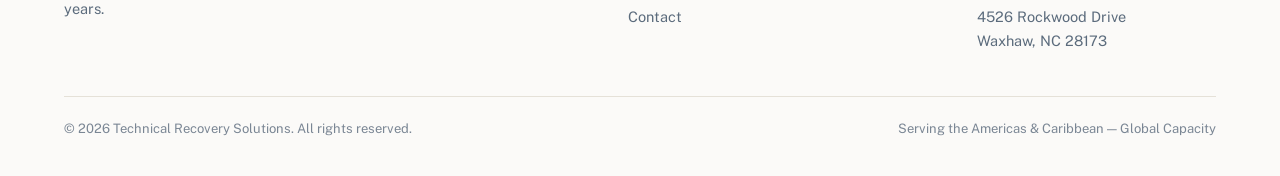
<file: what-to-do-when-the-manufacturer-threatens-to-void-a-warranty-or-service-agreement-following-a-fire-water-and-or-lightning-incident/index.html>
<!doctype html>
<html lang="en">
<head>
  <meta charset="utf-8">
  <meta name="viewport" content="width=device-width, initial-scale=1">
  <title>When a manufacturer threatens to void a warranty after a loss — Technical Recovery Solutions</title>
  <meta name="description" content="Seven steps to take when an equipment manufacturer threatens to void a warranty or service agreement following a fire, water, or lightning incident.">

  <link rel="icon" type="image/png" href="../favicon.png">
  <link rel="preconnect" href="https://fonts.googleapis.com">
  <link rel="preconnect" href="https://fonts.gstatic.com" crossorigin>
  <link rel="stylesheet" href="https://fonts.googleapis.com/css2?family=Source+Serif+4:opsz,wght@8..60,600;8..60,700&family=Public+Sans:wght@400;500;600;700&display=swap">
  <link rel="stylesheet" href="../css/style.css">
</head>
<body>

<div class="announce">
    <div class="container">
      <svg width="15" height="15" viewBox="0 0 24 24" fill="none" stroke="currentColor" stroke-width="2" stroke-linecap="round" stroke-linejoin="round" aria-hidden="true"><circle cx="12" cy="12" r="10"></circle><polyline points="12 6 12 12 16 14"></polyline></svg>
      <span>24/7/365 Emergency Response&nbsp;·&nbsp;Onsite within 24 hours&nbsp;·&nbsp;<a href="tel:+17043155137">(704) 315-5137</a></span>
    </div>
  </div>

  <header class="site-header">
    <div class="container">
      <a class="brand" href="../index.html">
        <img src="../images/logo-mark.png" alt="" width="46" height="47">
        <span>
          <span class="brand-name">Technical Recovery Solutions</span><br>
          <span class="brand-tag">Equipment &amp; Machinery Damage Experts</span>
        </span>
      </a>
      <nav class="nav-links" id="nav-links">
        <a href="../our-story/index.html">Our Story</a>
        <a href="../blogposts/index.html" aria-current="page">Knowledge Center</a>
        <a href="../contact/index.html">Contact</a>
        <a class="btn btn-primary" href="../contact/index.html">Submit Assignment</a>
      </nav>
      <button class="nav-toggle" aria-label="Menu" aria-expanded="false" aria-controls="nav-links">
        <svg width="26" height="26" viewBox="0 0 24 24" fill="none" stroke="#12365c" stroke-width="2" stroke-linecap="round"><line x1="3" y1="6" x2="21" y2="6"></line><line x1="3" y1="12" x2="21" y2="12"></line><line x1="3" y1="18" x2="21" y2="18"></line></svg>
      </button>
    </div>
  </header>

  <main>
    <section class="page-hero">
      <div class="container">
        <span class="kicker">Knowledge Center</span>
        <h1>What to do when an equipment manufacturer threatens to void a warranty or service agreement following a fire, water and/or lightning incident</h1>
        <span class="article-meta">April 17, 2024 · Technical Recovery Solutions</span>
      </div>
    </section>

    <section class="section">
      <div class="container">
        <div class="prose reveal">
          <p>Equipment warranties themselves are not typically considered insurable losses in the same way that physical damage or loss of property due to covered perils like fire, theft, or natural disasters are. Instead, warranties are contractual agreements between the equipment owner and the manufacturer or provider, outlining the terms and conditions under which repairs or replacements will be provided if the equipment fails within a specified period.</p>
          <p>However, if the failure of the equipment is due to a covered peril under an insurance policy, such as fire, and the warranty provides for repair or replacement of the damaged equipment, the cost to reinstate the warranty as part of the repair process may be considered a consequential loss and could potentially be covered under the insurance policy, subject to the terms and conditions of the policy.</p>
          <p>In other words, while the warranty itself may not be directly insurable, the costs associated with reinstating the warranty in the event of covered damage to the equipment may be eligible for reimbursement as part of an insurance claim, depending on the specifics of the policy coverage and the circumstances of the loss. It's important to review the terms of the insurance policy and consult with the insurance provider to determine coverage for warranty reinstatement costs in the event of equipment damage.</p>
          <p>When facing a situation where an electronic equipment manufacturer threatens to void your warranty due to a loss incident, consider the following steps:</p>
          <ol>
            <li><strong>Review the Warranty Terms:</strong> Carefully review the warranty terms provided by the manufacturer. Pay close attention to any clauses or provisions related to water damage or environmental exposure. Understanding the specific conditions under which the warranty may be voided will help you assess the situation and determine your next steps.</li>
            <li><strong>Document the Damage:</strong> Document the damage to the electronic equipment (or lack of) and the circumstances surrounding the loss incident. Take photographs or videos of the equipment showing any visible signs of water damage, such as water stains, corrosion, or malfunctioning components. Keep records of the date and time of the incident and follow-up response and findings.</li>
            <li><strong>Contact the Manufacturer:</strong> Reach out to the manufacturer to discuss the situation and seek clarification on their decision to void the warranty. Provide them with detailed information about the extent of the exposure and any steps you've taken to mitigate further damage. Request that they reconsider their decision and provide justification for their position based on the warranty terms.</li>
            <li><strong>Seek Professional Assessment:</strong> If possible, obtain a professional assessment of the equipment to determine the extent of the incident and whether it had damaged or compromised the functionality or reliability of the equipment. A qualified technician or electronics specialist may be able to provide a detailed evaluation of the equipment's condition and whether the damage is covered under the warranty.</li>
            <li><strong>Consult Legal Advice:</strong> If you believe the manufacturer's decision to void the warranty is unjustified or if you encounter resistance in resolving the issue, consider seeking legal advice. An attorney with experience in consumer protection and warranty law can help you understand your rights and options for recourse, including potential legal remedies or avenues for dispute resolution.</li>
            <li><strong>Explore Alternative Solutions:</strong> If the manufacturer remains unwilling to honor the warranty, explore alternative solutions for repairing or replacing the damaged equipment. Consider third-party repair services or independent technicians who may be able to assist with repairing the equipment outside of the manufacturer's warranty coverage.</li>
            <li><strong>Consider Future Protection:</strong> Going forward, take proactive measures to protect your electronic equipment from potential damage due to natural disasters or environmental hazards. Invest in protective measures such as waterproof enclosures, surge protectors, or off-site backups to minimize the risk of damage and ensure continuity of operations in the event of future incidents.</li>
          </ol>
          <p>By taking these steps, you can effectively address the challenge of a threatened warranty voiding by an electronic equipment manufacturer due to an unfortunate incident. Likewise, taking these steps will help support your claim should the Insurance Company deny the costs to reinstate the warranty or service agreement.</p>
          <p style="margin-top: 32px;"><a href="../blogposts/index.html">← Back to the Knowledge Center</a></p>
        </div>
      </div>
    </section>

    <section class="section" style="padding-top: 0;">
      <div class="container">
        <div class="cta-band reveal">
          <div>
            <h2>Dealing with a warranty dispute after a loss?</h2>
            <p>We've navigated this exact situation for hundreds of clients. Call our 24/7/365 line or submit an assignment.</p>
          </div>
          <div class="cta-actions">
            <a class="btn btn-inverse btn-lg" href="../contact/index.html">Submit Assignment Now</a>
            <a class="btn btn-ghost-inverse btn-lg" href="tel:+17043155137">(704) 315-5137</a>
          </div>
        </div>
      </div>
    </section>
  </main>

<footer class="site-footer">
    <div class="container">
      <div class="footer-grid">
        <div class="footer-brand">
          <a class="brand" href="../index.html">
            <img src="../images/logo-mark.png" alt="" width="36" height="37">
            <span class="brand-name" style="font-size: 16px;">Technical Recovery Solutions</span>
          </a>
          <p>Setting the standard for large-loss damage assessments and recovery assistance for over 35 years.</p>
        </div>
        <div class="footer-col">
          <span class="footer-col-title">Company</span>
          <a href="../our-story/index.html">Our Story</a>
          <a href="../blogposts/index.html">Knowledge Center</a>
          <a href="../contact/index.html">Contact</a>
        </div>
        <div class="footer-col">
          <span class="footer-col-title">Contact</span>
          <a href="tel:+17043155137">(704) 315-5137</a>
          <a href="mailto:mikem@techrecoverysolutions.com">mikem@techrecoverysolutions.com</a>
          <span>4526 Rockwood Drive<br>Waxhaw, NC 28173</span>
        </div>
      </div>
      <div class="footer-bottom">
        <span>© 2026 Technical Recovery Solutions. All rights reserved.</span>
        <span>Serving the Americas &amp; Caribbean — Global Capacity</span>
      </div>
    </div>
  </footer>

  <script src="../js/main.js" defer></script>
</body>
</html>
</file>
<file: css/style.css>
/* ==========================================================================
   Technical Recovery Solutions — site stylesheet
   Palette: navy / warm white / steel blue accent ("Clean Corporate")
   ========================================================================== */

:root {
  --navy: #12365c;
  --navy-2: #24507d;
  --navy-3: #4a6f95;
  --accent: #2e6fae;
  --accent-soft: #e8eef5;
  --accent-soft-2: #c9d8e6;
  --gold: #c9a227;
  --bg: #fbfaf8;
  --bg-alt: #f3f0ea;
  --card: #ffffff;
  --line: #e5e1d8;
  --ink: #1c2b3a;
  --muted: #5b6b7c;
  --faint: #7a8694;
  --serif: 'Source Serif 4', Georgia, 'Times New Roman', serif;
  --sans: 'Public Sans', 'Helvetica Neue', Arial, sans-serif;
}

* { box-sizing: border-box; }

html { scroll-behavior: smooth; }

body {
  margin: 0;
  background: var(--bg);
  color: var(--ink);
  font-family: var(--sans);
  font-size: 16px;
  line-height: 1.6;
  -webkit-font-smoothing: antialiased;
}

img { max-width: 100%; height: auto; }

a { color: var(--accent); text-decoration: none; }
a:hover { color: var(--navy); }

h1, h2, h3, h4 { font-family: var(--serif); color: var(--navy); margin: 0; line-height: 1.2; }
p { margin: 0; }

.container { max-width: 1200px; margin: 0 auto; padding: 0 24px; }

/* --------------------------------------------------------------------------
   Announcement bar
   -------------------------------------------------------------------------- */
.announce {
  background: var(--navy);
  color: #e8eef5;
  font-size: 14px;
  font-weight: 500;
  letter-spacing: 0.3px;
}
.announce .container {
  display: flex;
  align-items: center;
  justify-content: center;
  gap: 10px;
  min-height: 42px;
  padding-top: 6px;
  padding-bottom: 6px;
  text-align: center;
  flex-wrap: wrap;
}
.announce a { color: #ffffff; font-weight: 600; }
.announce a:hover { color: var(--accent-soft-2); }
.announce svg { flex: none; }

/* --------------------------------------------------------------------------
   Header / nav
   -------------------------------------------------------------------------- */
.site-header {
  background: rgba(251, 250, 248, 0.94);
  backdrop-filter: blur(8px);
  border-bottom: 1px solid var(--line);
  position: sticky;
  top: 0;
  z-index: 50;
}
.site-header .container {
  display: flex;
  align-items: center;
  justify-content: space-between;
  height: 84px;
  gap: 24px;
}
.brand { display: flex; align-items: center; gap: 13px; }
.brand svg { flex: none; }
.brand-name {
  font-family: var(--serif);
  font-weight: 700;
  font-size: 19px;
  color: var(--navy);
  line-height: 1.15;
}
.brand-tag {
  font-size: 11px;
  letter-spacing: 2.4px;
  text-transform: uppercase;
  color: var(--faint);
}
.nav-links { display: flex; align-items: center; gap: 34px; }
.nav-links a { font-size: 15px; font-weight: 500; color: #3d4c5c; }
.nav-links a:hover, .nav-links a[aria-current="page"] { color: var(--navy); }
.nav-links a.btn-primary, .nav-links a.btn-primary:hover { color: #ffffff; }
.nav-links a[aria-current="page"] { font-weight: 700; }

.btn {
  display: inline-block;
  padding: 13px 26px;
  border-radius: 4px;
  font-family: var(--sans);
  font-weight: 600;
  font-size: 15px;
  line-height: 1.2;
  text-align: center;
  cursor: pointer;
  border: 1.5px solid transparent;
  transition: background 0.15s ease, color 0.15s ease, border-color 0.15s ease;
}
.btn-primary { background: var(--navy); color: #ffffff; }
.btn-primary:hover { background: var(--navy-2); color: #ffffff; }
.btn-outline { background: var(--card); color: var(--navy); border-color: #c3cdd8; }
.btn-outline:hover { border-color: var(--navy); color: var(--navy); }
.btn-inverse { background: #ffffff; color: var(--navy); }
.btn-inverse:hover { background: var(--accent-soft); color: var(--navy); }
.btn-ghost-inverse { background: transparent; color: #ffffff; border-color: var(--navy-3); }
.btn-ghost-inverse:hover { border-color: #ffffff; color: #ffffff; }
.btn-lg { padding: 16px 34px; font-size: 16px; }

.nav-toggle {
  display: none;
  background: none;
  border: none;
  padding: 8px;
  cursor: pointer;
}
.nav-toggle svg { display: block; }

/* --------------------------------------------------------------------------
   Hero
   -------------------------------------------------------------------------- */
.hero {
  background: linear-gradient(180deg, var(--bg) 0%, var(--bg-alt) 100%);
  text-align: center;
  padding: 96px 0 80px;
}
.hero .container { display: flex; flex-direction: column; align-items: center; gap: 26px; }
.kicker {
  font-size: 13px;
  font-weight: 600;
  letter-spacing: 3.5px;
  text-transform: uppercase;
  color: var(--accent);
}
.hero h1 { font-size: clamp(38px, 5vw, 62px); font-weight: 700; line-height: 1.12; max-width: 880px; }
.hero .lede { font-size: 19px; line-height: 1.6; color: var(--muted); max-width: 640px; }
.hero-actions { display: flex; gap: 16px; flex-wrap: wrap; justify-content: center; margin-top: 6px; }

.stat-card {
  display: flex;
  gap: 0;
  margin-top: 42px;
  background: var(--card);
  border: 1px solid var(--line);
  border-radius: 6px;
  padding: 28px 20px;
  flex-wrap: wrap;
  justify-content: center;
}
.stat { display: flex; flex-direction: column; gap: 4px; align-items: center; padding: 4px 40px; }
.stat + .stat { border-left: 1px solid var(--line); }
.stat-value { font-family: var(--serif); font-weight: 700; font-size: 34px; color: var(--navy); line-height: 1.1; }
.stat-label { font-size: 12.5px; letter-spacing: 1.5px; text-transform: uppercase; color: var(--faint); }

/* --------------------------------------------------------------------------
   Sections
   -------------------------------------------------------------------------- */
.section { padding: 88px 0; }
.section-alt { background: var(--bg-alt); }
.section-navy { background: var(--navy); }
.section-head { display: flex; flex-direction: column; align-items: center; gap: 12px; text-align: center; margin-bottom: 52px; }
.section-head h2 { font-size: clamp(30px, 3.4vw, 40px); max-width: 760px; }
.section-head .sub { font-size: 17px; color: var(--muted); max-width: 620px; }

/* Expertise cards */
.card-grid { display: grid; grid-template-columns: repeat(3, minmax(0, 1fr)); gap: 26px; }
.feature-card {
  background: var(--card);
  border: 1px solid var(--line);
  border-radius: 6px;
  padding: 40px 34px;
  display: flex;
  flex-direction: column;
  gap: 16px;
}
.icon-disc {
  width: 48px; height: 48px;
  border-radius: 50%;
  background: var(--accent-soft);
  display: flex; align-items: center; justify-content: center;
  flex: none;
}
.feature-card h3 { font-size: 23px; }
.feature-card p { font-size: 15.5px; line-height: 1.7; color: var(--muted); }

/* What we do (navy split) */
.split { display: flex; gap: 72px; align-items: flex-start; }
.split-intro { max-width: 400px; display: flex; flex-direction: column; gap: 16px; }
.section-navy .kicker { color: #9fc2e0; }
.section-navy h2 { color: #ffffff; font-size: clamp(30px, 3.2vw, 38px); }
.section-navy .split-intro p { font-size: 16px; line-height: 1.7; color: #b9c9d9; }
.service-list { flex: 1; display: grid; grid-template-columns: repeat(2, minmax(0, 1fr)); column-gap: 40px; }
.service-item {
  display: flex; align-items: center; gap: 14px;
  padding: 17px 4px;
  border-bottom: 1px solid var(--navy-2);
  font-size: 16px; font-weight: 500; color: #e8eef5;
}
.service-item svg { flex: none; }

/* Process */
.process-grid { display: grid; grid-template-columns: repeat(3, minmax(0, 1fr)); gap: 48px; }
.process-step { display: flex; flex-direction: column; gap: 14px; }
.step-rail { display: flex; align-items: center; gap: 16px; }
.step-num {
  width: 44px; height: 44px; flex: none;
  border-radius: 50%;
  border: 1.5px solid var(--navy);
  display: flex; align-items: center; justify-content: center;
  font-family: var(--serif); font-weight: 700; font-size: 18px; color: var(--navy);
}
.step-rail::after { content: ""; flex: 1; height: 1px; background: #d8d2c6; }
.process-step:last-child .step-rail::after { display: none; }
.process-step h3 { font-family: var(--sans); font-weight: 600; font-size: 18.5px; line-height: 1.4; color: var(--navy); }
.process-step p { font-size: 15.5px; line-height: 1.7; color: var(--muted); }

/* Testimonials */
.quote-grid { display: grid; grid-template-columns: repeat(2, minmax(0, 1fr)); gap: 26px; }
.quote-card {
  background: var(--card);
  border: 1px solid var(--line);
  border-radius: 6px;
  padding: 40px 38px;
  display: flex; flex-direction: column; gap: 20px;
}
.quote-card blockquote { margin: 0; font-family: var(--serif); font-size: 18.5px; line-height: 1.65; color: var(--ink); }
.quote-meta { display: flex; align-items: center; justify-content: space-between; gap: 16px; flex-wrap: wrap; }
.quote-who { display: flex; flex-direction: column; gap: 1px; }
.quote-name { font-weight: 600; font-size: 15.5px; color: var(--navy); }
.quote-role { font-size: 13.5px; color: var(--faint); }
.stars { display: flex; gap: 3px; }

/* FAQ */
.faq-wrap { display: flex; gap: 72px; align-items: flex-start; }
.faq-intro { max-width: 340px; display: flex; flex-direction: column; gap: 14px; position: sticky; top: 120px; }
.faq-intro h2 { font-size: clamp(30px, 3.2vw, 38px); }
.faq-intro p { font-size: 16px; line-height: 1.7; color: var(--muted); }
.faq-list { flex: 1; }
.faq-item { border-bottom: 1px solid var(--line); }
.faq-item summary {
  list-style: none;
  display: flex; align-items: center; justify-content: space-between; gap: 20px;
  padding: 22px 0;
  cursor: pointer;
  font-weight: 600; font-size: 17px; color: var(--navy);
}
.faq-item summary::-webkit-details-marker { display: none; }
.faq-item summary .chev { flex: none; transition: transform 0.2s ease; }
.faq-item[open] summary .chev { transform: rotate(180deg); }
.faq-item .faq-a { padding: 0 0 24px; font-size: 15.5px; line-height: 1.7; color: var(--muted); max-width: 640px; }

/* CTA */
.cta-band {
  background: var(--navy);
  border-radius: 8px;
  padding: 64px 72px;
  display: flex; align-items: center; justify-content: space-between; gap: 48px;
}
.cta-band h2 { color: #ffffff; font-size: clamp(28px, 3vw, 38px); line-height: 1.18; max-width: 620px; }
.cta-band p { margin-top: 12px; font-size: 17px; line-height: 1.6; color: #b9c9d9; max-width: 600px; }
.cta-actions { display: flex; flex-direction: column; gap: 14px; flex: none; }

/* --------------------------------------------------------------------------
   Footer
   -------------------------------------------------------------------------- */
.site-footer { border-top: 1px solid var(--line); padding: 56px 0 36px; background: var(--bg); }
.footer-grid { display: flex; justify-content: space-between; gap: 48px; flex-wrap: wrap; }
.footer-brand { max-width: 340px; display: flex; flex-direction: column; gap: 14px; }
.footer-brand p { font-size: 14.5px; line-height: 1.65; color: var(--muted); }
.footer-col { display: flex; flex-direction: column; gap: 11px; }
.footer-col-title { font-size: 12.5px; font-weight: 700; letter-spacing: 2.5px; text-transform: uppercase; color: var(--faint); margin-bottom: 4px; }
.footer-col a, .footer-col span { font-size: 14.5px; color: var(--muted); }
.footer-col a:hover { color: var(--navy); }
.footer-bottom {
  margin-top: 44px; padding-top: 22px;
  border-top: 1px solid var(--line);
  display: flex; justify-content: space-between; gap: 16px; flex-wrap: wrap;
  font-size: 13px; color: var(--faint);
}

/* --------------------------------------------------------------------------
   Inner pages
   -------------------------------------------------------------------------- */
.page-hero {
  background: linear-gradient(180deg, var(--bg) 0%, var(--bg-alt) 100%);
  padding: 72px 0 56px;
  text-align: center;
}
.page-hero .container { display: flex; flex-direction: column; align-items: center; gap: 16px; }
.page-hero h1 { font-size: clamp(34px, 4vw, 50px); max-width: 820px; }
.page-hero .lede { font-size: 18px; color: var(--muted); max-width: 620px; }

.prose { max-width: 720px; margin: 0 auto; }
.prose p { margin: 0 0 20px; font-size: 17px; line-height: 1.75; color: var(--ink); }
.prose h2 { font-size: 28px; margin: 40px 0 16px; }
.prose h3 { font-size: 21px; margin: 32px 0 12px; }
.prose ol, .prose ul { margin: 0 0 20px; padding-left: 24px; }
.prose li { font-size: 16.5px; line-height: 1.7; color: var(--ink); margin-bottom: 12px; }
.prose li strong { color: var(--navy); }
.prose .pullquote {
  border-left: 3px solid var(--accent);
  background: var(--card);
  border-radius: 0 6px 6px 0;
  padding: 24px 28px;
  margin: 28px 0;
  font-family: var(--serif);
  font-size: 19px;
  line-height: 1.6;
  color: var(--navy);
}
.article-meta { font-size: 14px; color: var(--faint); letter-spacing: 0.4px; }

/* Knowledge center cards */
.post-grid { display: grid; grid-template-columns: repeat(3, minmax(0, 1fr)); gap: 26px; }
.post-card {
  background: var(--card);
  border: 1px solid var(--line);
  border-radius: 6px;
  padding: 34px 30px;
  display: flex; flex-direction: column; gap: 14px;
  transition: border-color 0.15s ease, box-shadow 0.15s ease;
}
.post-card:hover { border-color: var(--accent); box-shadow: 0 4px 18px rgba(18, 54, 92, 0.07); }
.post-date { font-size: 13px; letter-spacing: 1px; text-transform: uppercase; color: var(--faint); }
.post-card h3 { font-size: 20px; line-height: 1.35; }
.post-card p { font-size: 15px; line-height: 1.65; color: var(--muted); flex: 1; }
.post-more { font-size: 14.5px; font-weight: 600; color: var(--accent); }

/* --------------------------------------------------------------------------
   Forms (contact page)
   -------------------------------------------------------------------------- */
.form-card {
  background: var(--card);
  border: 1px solid var(--line);
  border-radius: 8px;
  padding: 44px;
  max-width: 860px;
  margin: 0 auto;
}
.form-grid { display: grid; grid-template-columns: repeat(2, minmax(0, 1fr)); gap: 20px 24px; }
.field { display: flex; flex-direction: column; gap: 7px; }
.field-full { grid-column: 1 / -1; }
.field label { font-size: 14px; font-weight: 600; color: var(--navy); }
.field .req { color: #b4452e; }
.field input, .field select, .field textarea {
  font-family: var(--sans);
  font-size: 15.5px;
  color: var(--ink);
  background: var(--bg);
  border: 1.5px solid var(--line);
  border-radius: 4px;
  padding: 12px 14px;
  width: 100%;
}
.field input:focus, .field select:focus, .field textarea:focus {
  outline: none;
  border-color: var(--accent);
  background: #ffffff;
}
.field textarea { resize: vertical; min-height: 110px; }
fieldset.field {
  border: 1.5px solid var(--line);
  border-radius: 6px;
  padding: 18px 20px 20px;
  margin: 0;
}
fieldset.field legend { font-size: 14px; font-weight: 600; color: var(--navy); padding: 0 8px; }
.check-grid { display: grid; grid-template-columns: repeat(3, minmax(0, 1fr)); gap: 10px 18px; }
.check {
  display: flex; align-items: center; gap: 9px;
  font-size: 14.5px; color: var(--ink);
  font-weight: 400;
}
.check input { width: 16px; height: 16px; accent-color: var(--navy); flex: none; }
.form-note { font-size: 14px; color: var(--muted); line-height: 1.6; }
.form-status { display: none; margin-top: 16px; padding: 14px 18px; border-radius: 4px; font-size: 15px; }
.form-status.ok { display: block; background: #e8f2e8; color: #1e5631; border: 1px solid #bcd9bc; }
.form-status.err { display: block; background: #f9ece8; color: #8a3220; border: 1px solid #e8c5ba; }

.contact-aside { display: grid; grid-template-columns: repeat(3, minmax(0, 1fr)); gap: 26px; max-width: 860px; margin: 0 auto 44px; }
.contact-tile {
  background: var(--card);
  border: 1px solid var(--line);
  border-radius: 6px;
  padding: 26px 24px;
  display: flex; flex-direction: column; gap: 8px;
  text-align: center; align-items: center;
}
.contact-tile .icon-disc { width: 42px; height: 42px; }
.contact-tile .tile-label { font-size: 12.5px; letter-spacing: 1.6px; text-transform: uppercase; color: var(--faint); }
.contact-tile .tile-value { font-size: 15.5px; font-weight: 600; color: var(--navy); line-height: 1.45; }

/* --------------------------------------------------------------------------
   Reveal animation
   -------------------------------------------------------------------------- */
.reveal { opacity: 0; transform: translateY(18px); transition: opacity 0.55s ease, transform 0.55s ease; }
.reveal.visible { opacity: 1; transform: none; }
@media (prefers-reduced-motion: reduce) {
  .reveal { opacity: 1; transform: none; transition: none; }
  html { scroll-behavior: auto; }
}

/* --------------------------------------------------------------------------
   Responsive
   -------------------------------------------------------------------------- */
@media (max-width: 1024px) {
  .card-grid, .post-grid { grid-template-columns: repeat(2, minmax(0, 1fr)); }
  .process-grid { grid-template-columns: 1fr; gap: 36px; }
  .step-rail::after { display: none; }
  .split { flex-direction: column; gap: 40px; }
  .split-intro { max-width: none; }
  .faq-wrap { flex-direction: column; gap: 40px; }
  .faq-intro { position: static; max-width: none; }
  .cta-band { flex-direction: column; align-items: flex-start; padding: 48px 40px; }
  .cta-actions { flex-direction: row; flex-wrap: wrap; }
  .check-grid { grid-template-columns: repeat(2, minmax(0, 1fr)); }
}

@media (max-width: 768px) {
  .nav-links {
    display: none;
    position: absolute;
    top: 100%;
    left: 0; right: 0;
    background: var(--bg);
    border-bottom: 1px solid var(--line);
    flex-direction: column;
    align-items: stretch;
    gap: 0;
    padding: 8px 24px 20px;
  }
  .nav-links.open { display: flex; }
  .nav-links a { padding: 14px 0; border-bottom: 1px solid var(--line); font-size: 16px; }
  .nav-links .btn { margin-top: 16px; border-bottom: none; }
  .nav-toggle { display: block; }
  .brand-tag { display: none; }
  .hero { padding: 64px 0 56px; }
  .section { padding: 64px 0; }
  .stat { padding: 4px 22px; }
  .stat + .stat { border-left: none; }
  .stat-card { gap: 18px; }
  .card-grid, .post-grid, .quote-grid { grid-template-columns: 1fr; }
  .service-list { grid-template-columns: 1fr; }
  .form-grid { grid-template-columns: 1fr; }
  .form-card { padding: 28px 22px; }
  .check-grid { grid-template-columns: 1fr; }
  .contact-aside { grid-template-columns: 1fr; }
  .footer-grid { flex-direction: column; gap: 32px; }
  .cta-band { padding: 40px 26px; }
}
</file>
